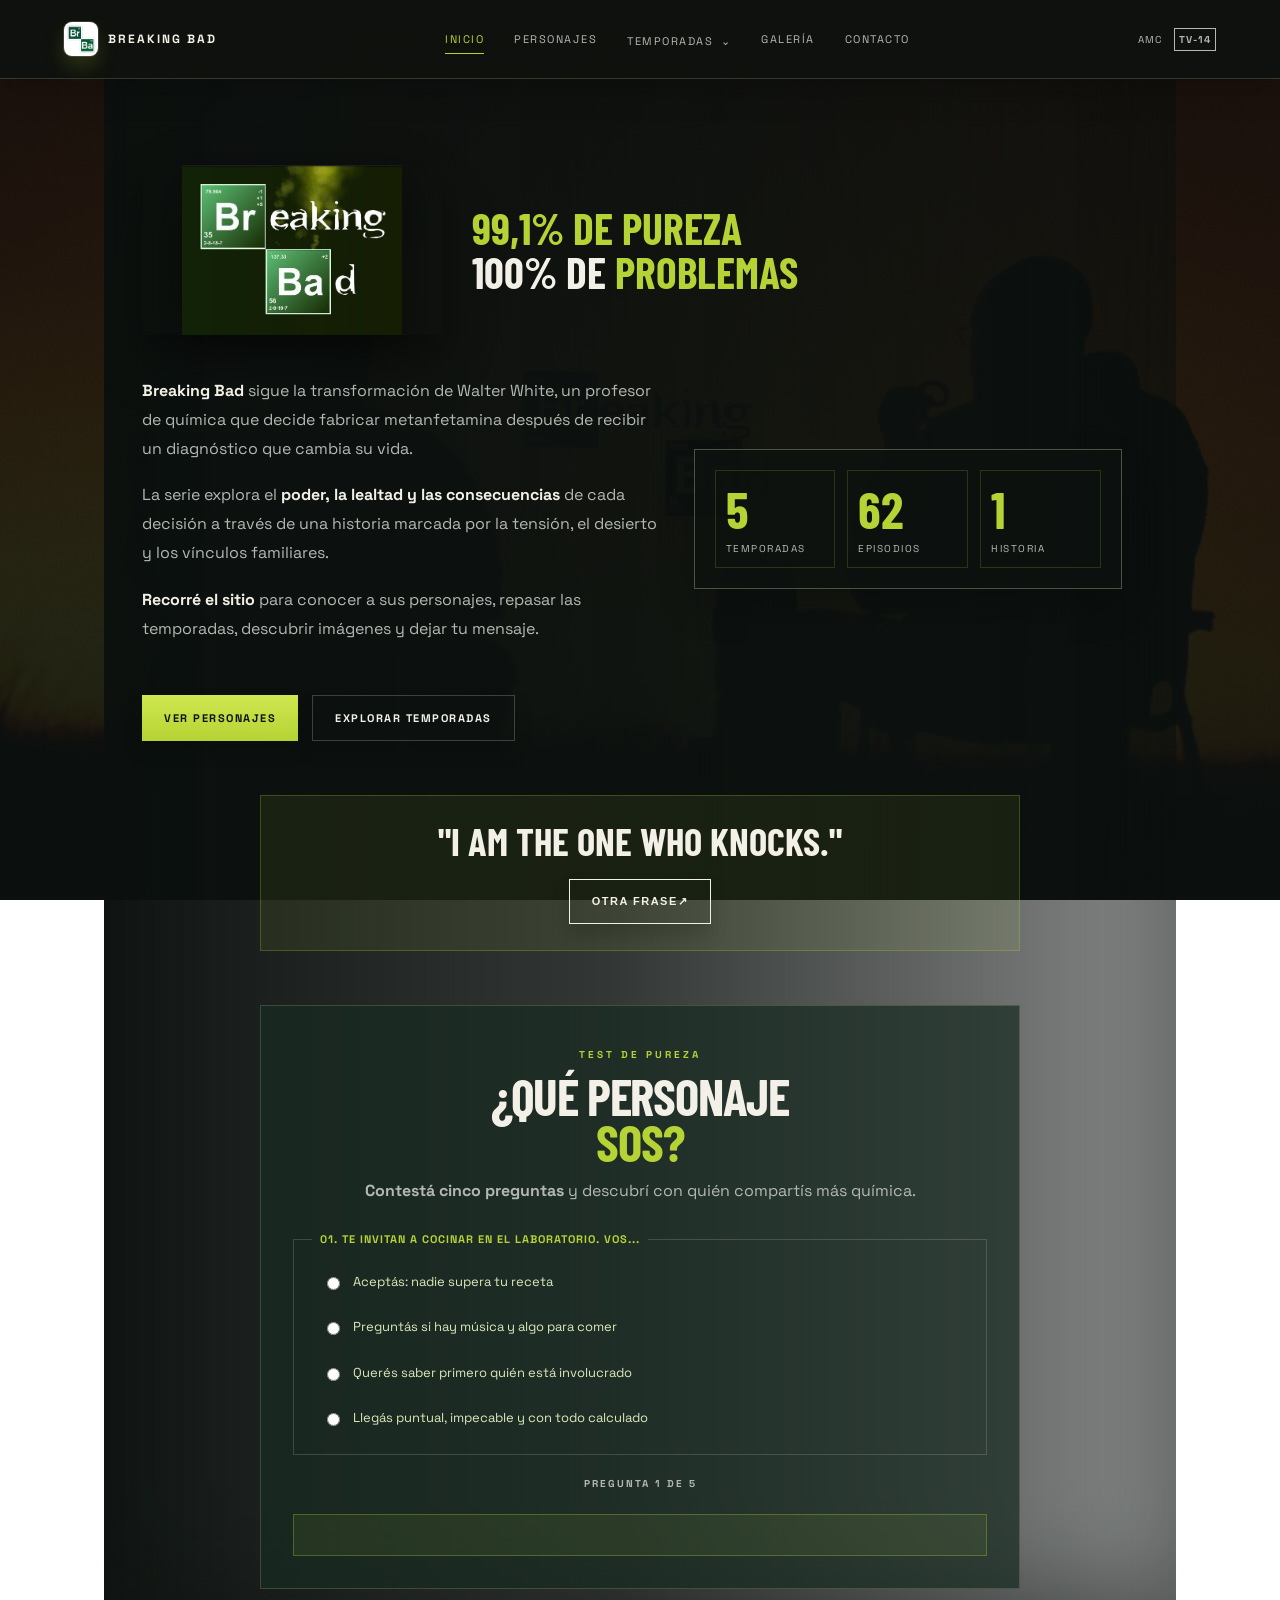
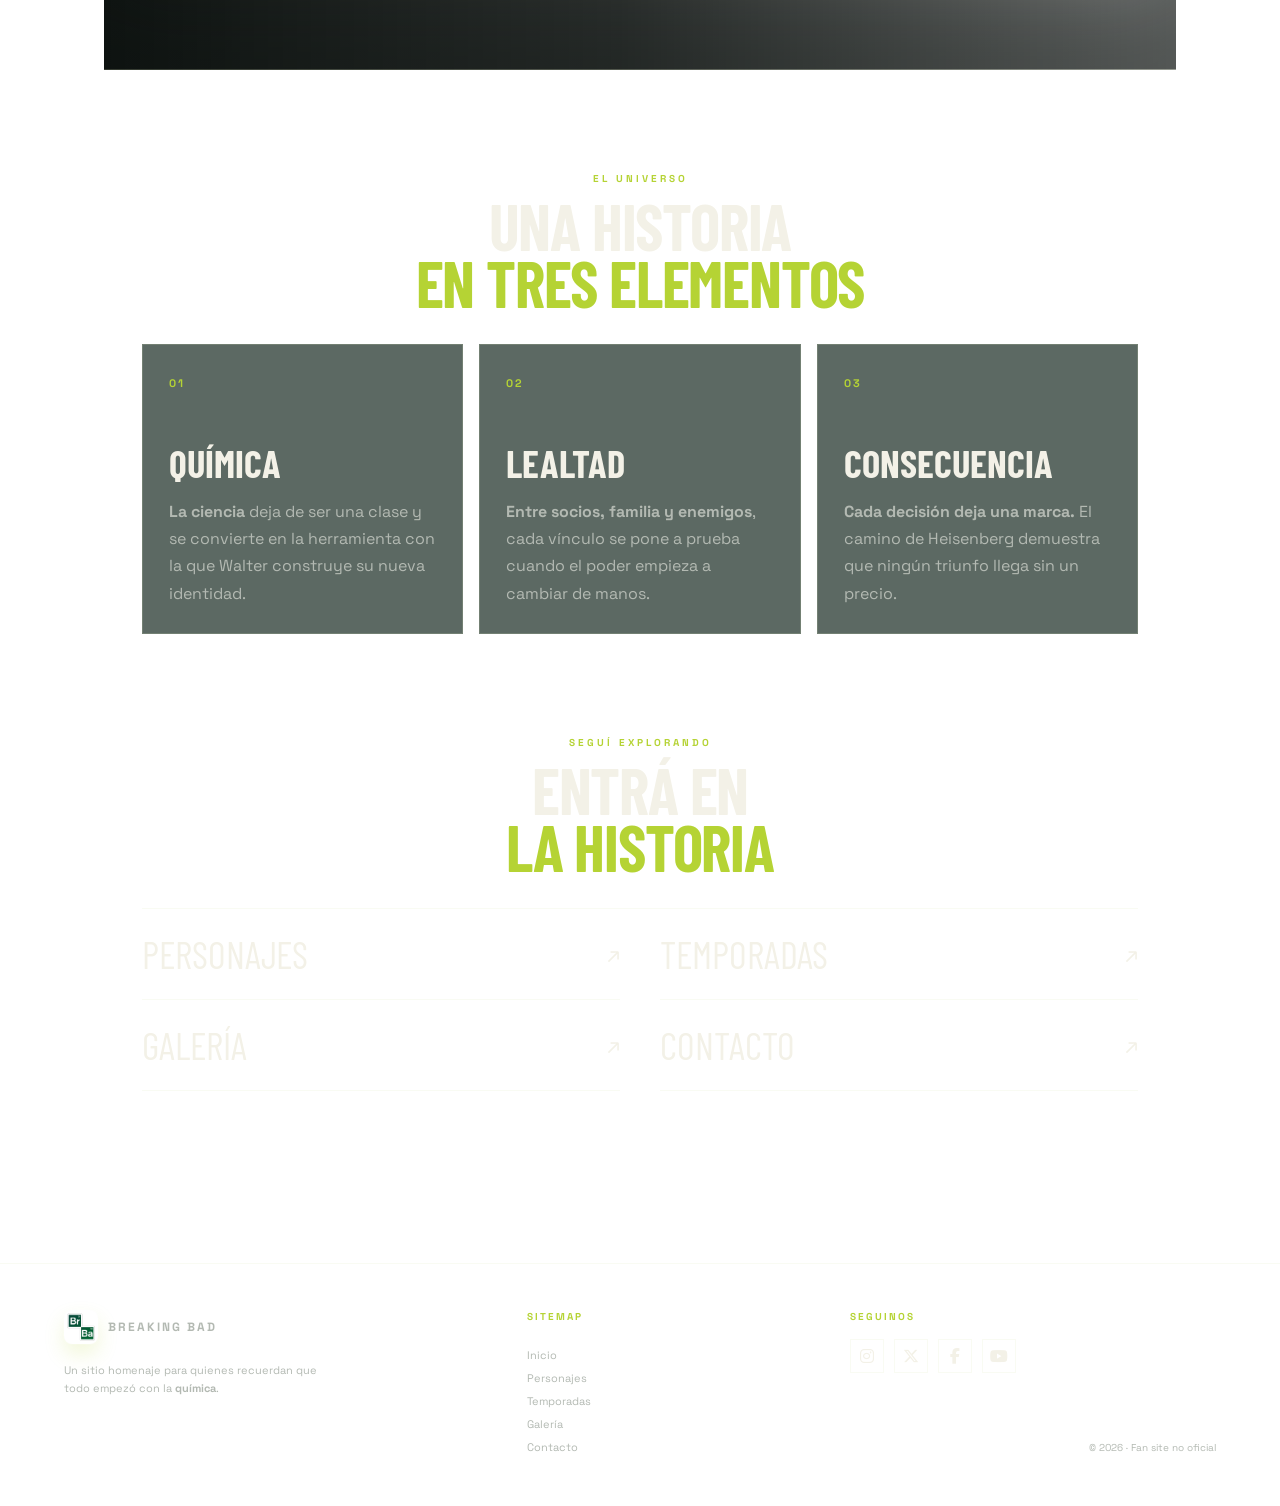
<file: index.html>
<!DOCTYPE html>
<html lang="es">
<head>
  <meta charset="UTF-8">
  <meta name="viewport" content="width=device-width, initial-scale=1.0">
  <meta name="description" content="Sitio fan de Breaking Bad con información, temporadas y galería.">
  <title>Breaking Bad</title>
  <link rel="icon" type="image/jfif" href="img/Breaking Bad Favicon.jfif">
  <link rel="stylesheet" href="https://cdnjs.cloudflare.com/ajax/libs/font-awesome/6.5.2/css/all.min.css">
  <link rel="preconnect" href="https://fonts.googleapis.com">
  <link rel="preconnect" href="https://fonts.gstatic.com" crossorigin>
  <link href="https://fonts.googleapis.com/css2?family=Barlow+Condensed:wght@400;500;600;700;800&family=Space+Grotesk:wght@400;500;600;700&display=swap" rel="stylesheet">
  <link rel="stylesheet" href="css/style.css?v=home-spacing20260922">
</head>
<body class="page-home">
  <header class="site-header">
    <a class="brand" href="index.html" aria-label="Breaking Bad, inicio">
      <img class="brand-mark" src="img/Breaking Bad Favicon.jfif" alt="Breaking Bad icono">
      <span>BREAKING BAD</span>
    </a>
    <button class="main-nav-toggle" type="button" aria-expanded="false" aria-controls="main-nav" aria-label="Abrir menú">
      <span></span>
      <span></span>
      <span></span>
    </button>
    <nav class="main-nav" id="main-nav" aria-label="Navegación principal">
      <a class="active" href="index.html">Inicio</a>
      <a href="personajes.html">Personajes</a>
      <div class="nav-dropdown">
        <button class="nav-dropdown-toggle" type="button" aria-expanded="false" aria-haspopup="true">Temporadas <span aria-hidden="true">⌄</span></button>
        <div class="nav-submenu">
          <a href="temporadas.html?temporada=1">Temporada 1</a>
          <a href="temporadas.html?temporada=2">Temporada 2</a>
          <a href="temporadas.html?temporada=3">Temporada 3</a>
          <a href="temporadas.html?temporada=4">Temporada 4</a>
          <a href="temporadas.html?temporada=5">Temporada 5</a>
        </div>
      </div>
      <a href="galeria.html">Galería</a>
      <a href="contacto.html">Contacto</a>
    </nav>
    <span class="classification">AMC <b>TV-14</b></span>
  </header>

  <main class="page-shell">
    <section class="content-section home-intro">
      <div class="section-heading">
        <div class="home-title-row">
          <img class="home-title-logo" src="img/Breaking Bad Logo.jfif" alt="Logo de Breaking Bad">
          <div>
            <h1><span class="home-title-line home-title-accent">99,1% de pureza</span><span class="home-title-line">100% de <span>problemas</span></span></h1>
          </div>
        </div>
      </div>

      <div class="story-grid">
        <div>
          <p><strong>Breaking Bad</strong> sigue la transformación de Walter White, un profesor de química que decide fabricar metanfetamina después de recibir un diagnóstico que cambia su vida.</p>
          <p>La serie explora el <strong>poder, la lealtad y las consecuencias</strong> de cada decisión a través de una historia marcada por la tensión, el desierto y los vínculos familiares.</p>
          <p><strong>Recorré el sitio</strong> para conocer a sus personajes, repasar las temporadas, descubrir imágenes y dejar tu mensaje.</p>
        </div>
        <div class="stats-box">
          <div><strong>5</strong><span>Temporadas</span></div>
          <div><strong>62</strong><span>Episodios</span></div>
          <div><strong>1</strong><span>Historia</span></div>
        </div>
      </div>

      <div class="hero-actions">
        <a class="button button-primary" href="personajes.html">Ver personajes</a>
        <a class="button button-secondary" href="temporadas.html">Explorar temporadas</a>
      </div>

      <div class="quote-box home-quote" aria-live="polite">
        <p><strong id="quote-text">"I am the one who knocks."</strong></p>
        <button class="button button-outline" id="quote-button" type="button">Otra frase <span aria-hidden="true">↗</span></button>
      </div>

      <div class="quiz-box" id="character-quiz">
        <div class="quiz-heading">
          <p class="section-label"><strong>Test de pureza</strong></p>
          <h2>¿Qué personaje<br><em>sos?</em></h2>
          <p><strong>Contestá cinco preguntas</strong> y descubrí con quién compartís más química.</p>
        </div>
        <form id="quiz-form">
          <fieldset class="quiz-question is-active">
            <legend>01. Te invitan a cocinar en el laboratorio. Vos...</legend>
            <label><input type="radio" name="q1" value="Walter"> Aceptás: nadie supera tu receta</label>
            <label><input type="radio" name="q1" value="Jesse"> Preguntás si hay música y algo para comer</label>
            <label><input type="radio" name="q1" value="Skyler"> Querés saber primero quién está involucrado</label>
            <label><input type="radio" name="q1" value="Gus"> Llegás puntual, impecable y con todo calculado</label>
          </fieldset>

          <fieldset class="quiz-question">
            <legend>02. La policía está cerca. Tu reacción es...</legend>
            <label><input type="radio" name="q2" value="Walter"> Improvisar una explicación brillante</label>
            <label><input type="radio" name="q2" value="Jesse"> Entrar en pánico y decir “¡correr!”</label>
            <label><input type="radio" name="q2" value="Saul"> Llamar a tu abogado de confianza</label>
            <label><input type="radio" name="q2" value="Mike"> Revisar la salida más segura</label>
          </fieldset>

          <fieldset class="quiz-question">
            <legend>03. Tu socio se manda una importante. Vos...</legend>
            <label><input type="radio" name="q3" value="Walter"> Le explicás exactamente dónde se equivocó</label>
            <label><input type="radio" name="q3" value="Jesse"> Te enojás, pero igual lo bancás</label>
            <label><input type="radio" name="q3" value="Skyler"> Le exigís que diga toda la verdad</label>
            <label><input type="radio" name="q3" value="Mike"> Decís “no más medias tintas” y actuás</label>
          </fieldset>

          <fieldset class="quiz-question">
            <legend>04. Elegí tu frase para entrar en escena...</legend>
            <label><input type="radio" name="q4" value="Walter"> “Say my name.”</label>
            <label><input type="radio" name="q4" value="Jesse"> “Yeah, science!”</label>
            <label><input type="radio" name="q4" value="Saul"> “Better call Saul.”</label>
            <label><input type="radio" name="q4" value="Gus"> “I am the one who knocks.”</label>
          </fieldset>

          <fieldset class="quiz-question">
            <legend>05. ¿Qué no puede faltar en tu día?</legend>
            <label><input type="radio" name="q5" value="Walter"> Un desafío digno de mi inteligencia</label>
            <label><input type="radio" name="q5" value="Jesse"> Un amigo que no me deje solo</label>
            <label><input type="radio" name="q5" value="Skyler"> Tener todo bajo control en casa</label>
            <label><input type="radio" name="q5" value="Mike"> Un café y cero sorpresas</label>
          </fieldset>
        </form>
        <p class="quiz-progress"><strong id="quiz-progress">Pregunta 1 de 5</strong></p>
        <div class="quiz-result" id="quiz-result" aria-live="polite" hidden></div>
      </div>
    </section>

    <section class="content-section home-world" aria-labelledby="world-title">
      <div class="section-heading">
        <p class="section-label"><strong>El universo</strong></p>
        <h2 id="world-title">Una historia<br><em>en tres elementos</em></h2>
      </div>
      <div class="world-grid">
        <article class="world-card">
          <span class="world-number">01</span>
          <h3>Química</h3>
          <p><strong>La ciencia</strong> deja de ser una clase y se convierte en la herramienta con la que Walter construye su nueva identidad.</p>
        </article>
        <article class="world-card">
          <span class="world-number">02</span>
          <h3>Lealtad</h3>
          <p><strong>Entre socios, familia y enemigos</strong>, cada vínculo se pone a prueba cuando el poder empieza a cambiar de manos.</p>
        </article>
        <article class="world-card">
          <span class="world-number">03</span>
          <h3>Consecuencia</h3>
          <p><strong>Cada decisión deja una marca.</strong> El camino de Heisenberg demuestra que ningún triunfo llega sin un precio.</p>
        </article>
      </div>
    </section>

    <section class="content-section home-explore" aria-labelledby="explore-title">
      <div class="section-heading">
        <p class="section-label"><strong>Seguí explorando</strong></p>
        <h2 id="explore-title">Entrá en<br><em>la historia</em></h2>
      </div>
      <div class="explore-grid">
        <a class="explore-link" href="personajes.html"><span>Personajes</span><b aria-hidden="true">↗</b></a>
        <a class="explore-link" href="temporadas.html"><span>Temporadas</span><b aria-hidden="true">↗</b></a>
        <a class="explore-link" href="galeria.html"><span>Galería</span><b aria-hidden="true">↗</b></a>
        <a class="explore-link" href="contacto.html"><span>Contacto</span><b aria-hidden="true">↗</b></a>
      </div>
    </section>
  </main>

  <footer class="site-footer">
    <div class="footer-brand">
      <a class="brand" href="index.html"><img class="brand-mark" src="img/Breaking Bad Favicon.jfif" alt="Breaking Bad icono"><span>BREAKING BAD</span></a>
      <p>Un sitio homenaje para quienes recuerdan que todo empezó con la <strong>química</strong>.</p>
    </div>
    <nav class="footer-sitemap" aria-label="Mapa del sitio">
      <p class="footer-title"><strong>Sitemap</strong></p>
      <a href="index.html">Inicio</a>
      <a href="personajes.html">Personajes</a>
      <a href="temporadas.html">Temporadas</a>
      <a href="galeria.html">Galería</a>
      <a href="contacto.html">Contacto</a>
    </nav>
    <div class="footer-social">
      <p class="footer-title"><strong>Seguinos</strong></p>
      <div class="social-links">
        <a href="https://www.instagram.com/" aria-label="Instagram" target="_blank" rel="noreferrer"><i class="fa-brands fa-instagram" aria-hidden="true"></i></a>
        <a href="https://x.com/" aria-label="X" target="_blank" rel="noreferrer"><i class="fa-brands fa-x-twitter" aria-hidden="true"></i></a>
        <a href="https://www.facebook.com/" aria-label="Facebook" target="_blank" rel="noreferrer"><i class="fa-brands fa-facebook-f" aria-hidden="true"></i></a>
        <a href="https://www.youtube.com/" aria-label="YouTube" target="_blank" rel="noreferrer"><i class="fa-brands fa-youtube" aria-hidden="true"></i></a>
      </div>
    </div>
    <small>© 2026 · Fan site no oficial</small>
  </footer>
  <script src="js/base.js?v=nav20260922"></script>
</body>
</html>
</file>
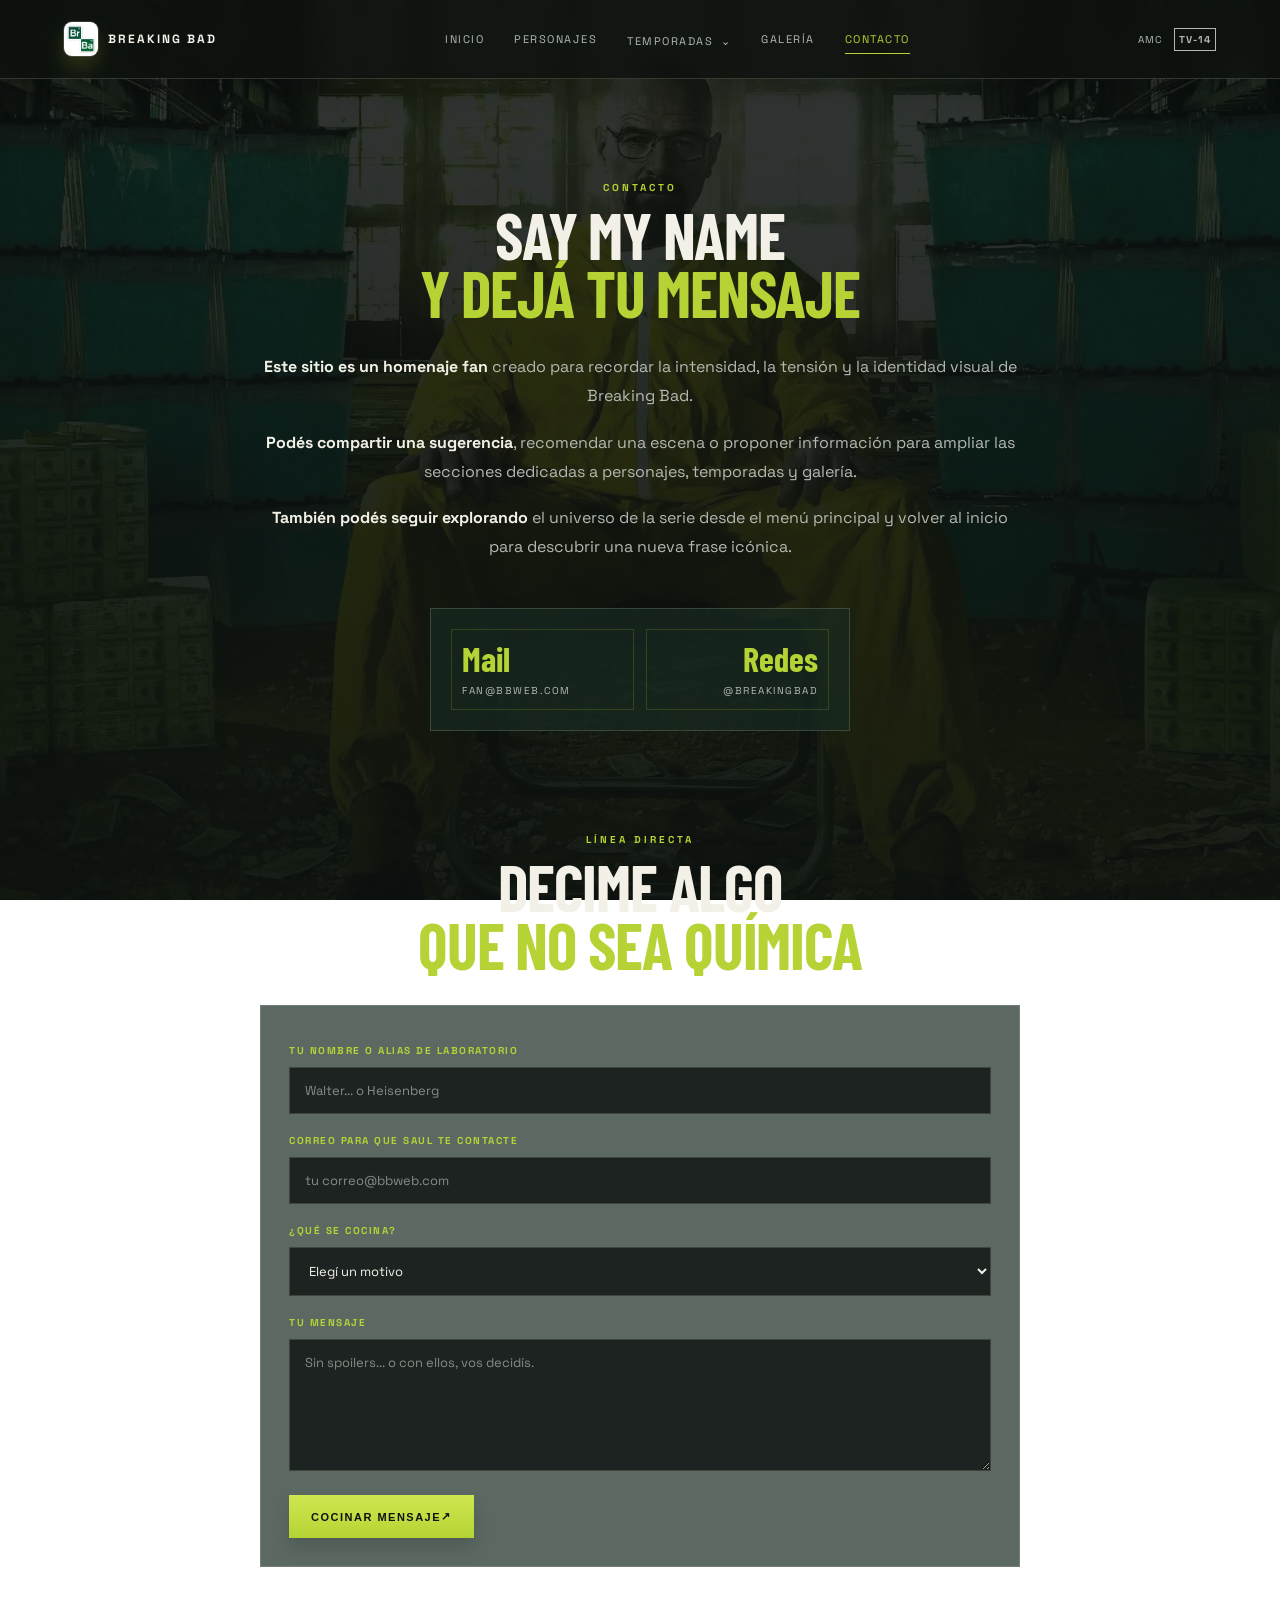
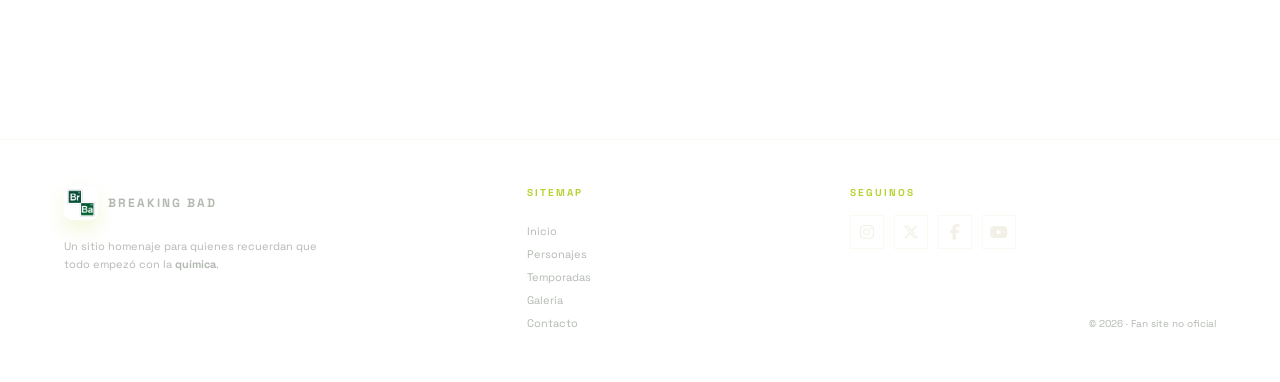
<file: contacto.html>
<!DOCTYPE html>
<html lang="es">
<head>
	<meta charset="UTF-8">
	<meta name="viewport" content="width=device-width, initial-scale=1.0">
	<title>Contacto | Breaking Bad</title>
	<link rel="preconnect" href="https://fonts.googleapis.com">
	<link rel="preconnect" href="https://fonts.gstatic.com" crossorigin>
	<link href="https://fonts.googleapis.com/css2?family=Barlow+Condensed:wght@400;500;600;700;800&family=Space+Grotesk:wght@400;500;600;700&display=swap" rel="stylesheet">
	<link rel="icon" type="image/jfif" href="img/Breaking Bad Favicon.jfif">
	<link rel="stylesheet" href="https://cdnjs.cloudflare.com/ajax/libs/font-awesome/6.5.2/css/all.min.css">
	<link rel="stylesheet" href="css/style.css?v=nav20260922">
</head>
<body class="page-contacto">
	<header class="site-header">
		<a class="brand" href="index.html" aria-label="Breaking Bad, inicio">
			<img class="brand-mark" src="img/Breaking Bad Favicon.jfif" alt="Breaking Bad icono">
			<span>BREAKING BAD</span>
		</a>
		<button class="main-nav-toggle" type="button" aria-expanded="false" aria-controls="main-nav" aria-label="Abrir menú">
			<span></span>
			<span></span>
			<span></span>
		</button>
		<nav class="main-nav" id="main-nav" aria-label="Navegación principal">
			<a href="index.html">Inicio</a>
			<a href="personajes.html">Personajes</a>
			<div class="nav-dropdown">
				<button class="nav-dropdown-toggle" type="button" aria-expanded="false" aria-haspopup="true">Temporadas <span aria-hidden="true">⌄</span></button>
				<div class="nav-submenu">
					<a href="temporadas.html?temporada=1">Temporada 1</a>
					<a href="temporadas.html?temporada=2">Temporada 2</a>
					<a href="temporadas.html?temporada=3">Temporada 3</a>
					<a href="temporadas.html?temporada=4">Temporada 4</a>
					<a href="temporadas.html?temporada=5">Temporada 5</a>
				</div>
			</div>
			<a href="galeria.html">Galería</a>
			<a class="active" href="contacto.html">Contacto</a>
		</nav>
		<span class="classification">AMC <b>TV-14</b></span>
	</header>

	<main class="page-shell">
		<section class="content-section contact-intro-section">
			<div class="section-heading">
				<p class="section-label"><strong>Contacto</strong></p>
				<h2>Say my name<br><em>y dejá tu mensaje</em></h2>
			</div>
			<div class="story-grid">
				<div>
					<p><strong>Este sitio es un homenaje fan</strong> creado para recordar la intensidad, la tensión y la identidad visual de Breaking Bad.</p>
					<p><strong>Podés compartir una sugerencia</strong>, recomendar una escena o proponer información para ampliar las secciones dedicadas a personajes, temporadas y galería.</p>
					<p><strong>También podés seguir explorando</strong> el universo de la serie desde el menú principal y volver al inicio para descubrir una nueva frase icónica.</p>
				</div>
				<div class="stats-box contact-stats">
					<div><strong>Mail</strong><span>fan@bbweb.com</span></div>
					<div><strong>Redes</strong><span>@breakingbad</span></div>
				</div>
			</div>
		</section>

		<section class="content-section contact-form-section">
			<div class="section-heading">
				<p class="section-label"><strong>Línea directa</strong></p>
				<h2>Decime algo<br><em>que no sea química</em></h2>
			</div>
			<form class="contact-form" action="#" method="post">
				<div class="form-fields">
					<label for="name">Tu nombre o alias de laboratorio</label>
					<input id="name" name="name" type="text" placeholder="Walter... o Heisenberg" required>

					<label for="email">Correo para que Saul te contacte</label>
					<input id="email" name="email" type="email" placeholder="tu correo@bbweb.com" required>

					<label for="subject">¿Qué se cocina?</label>
					<select id="subject" name="subject" required>
						<option value="" selected disabled>Elegí un motivo</option>
						<option value="theory">Tengo una teoría más pura que la química</option>
						<option value="scene">Quiero recomendar una escena de alto impacto</option>
						<option value="quote">Vengo con una frase que deja huella</option>
						<option value="other">Necesito un buen abogado</option>
					</select>

					<label for="message">Tu mensaje</label>
					<textarea id="message" name="message" rows="6" placeholder="Sin spoilers... o con ellos, vos decidís." required></textarea>
				</div>
				<button class="button button-primary" type="submit">Cocinar mensaje <span aria-hidden="true">↗</span></button>
			</form>
		</section>
	</main>

	<footer class="site-footer">
		<div class="footer-brand">
			<a class="brand" href="index.html"><img class="brand-mark" src="img/Breaking Bad Favicon.jfif" alt="Breaking Bad icono"><span>BREAKING BAD</span></a>
			<p>Un sitio homenaje para quienes recuerdan que todo empezó con la <strong>química</strong>.</p>
		</div>
		<nav class="footer-sitemap" aria-label="Mapa del sitio">
			<p class="footer-title"><strong>Sitemap</strong></p>
			<a href="index.html">Inicio</a><a href="personajes.html">Personajes</a><a href="temporadas.html">Temporadas</a><a href="galeria.html">Galería</a><a href="contacto.html">Contacto</a>
		</nav>
		<div class="footer-social"><p class="footer-title"><strong>Seguinos</strong></p><div class="social-links">
			<a href="https://www.instagram.com/" aria-label="Instagram" target="_blank" rel="noreferrer"><i class="fa-brands fa-instagram" aria-hidden="true"></i></a>
			<a href="https://x.com/" aria-label="X" target="_blank" rel="noreferrer"><i class="fa-brands fa-x-twitter" aria-hidden="true"></i></a>
			<a href="https://www.facebook.com/" aria-label="Facebook" target="_blank" rel="noreferrer"><i class="fa-brands fa-facebook-f" aria-hidden="true"></i></a>
			<a href="https://www.youtube.com/" aria-label="YouTube" target="_blank" rel="noreferrer"><i class="fa-brands fa-youtube" aria-hidden="true"></i></a>
		</div></div>
		<small>© 2026 · Fan site no oficial</small>
	</footer>
	<script src="js/base.js?v=nav20260922"></script>
</body>
</html>
</file>
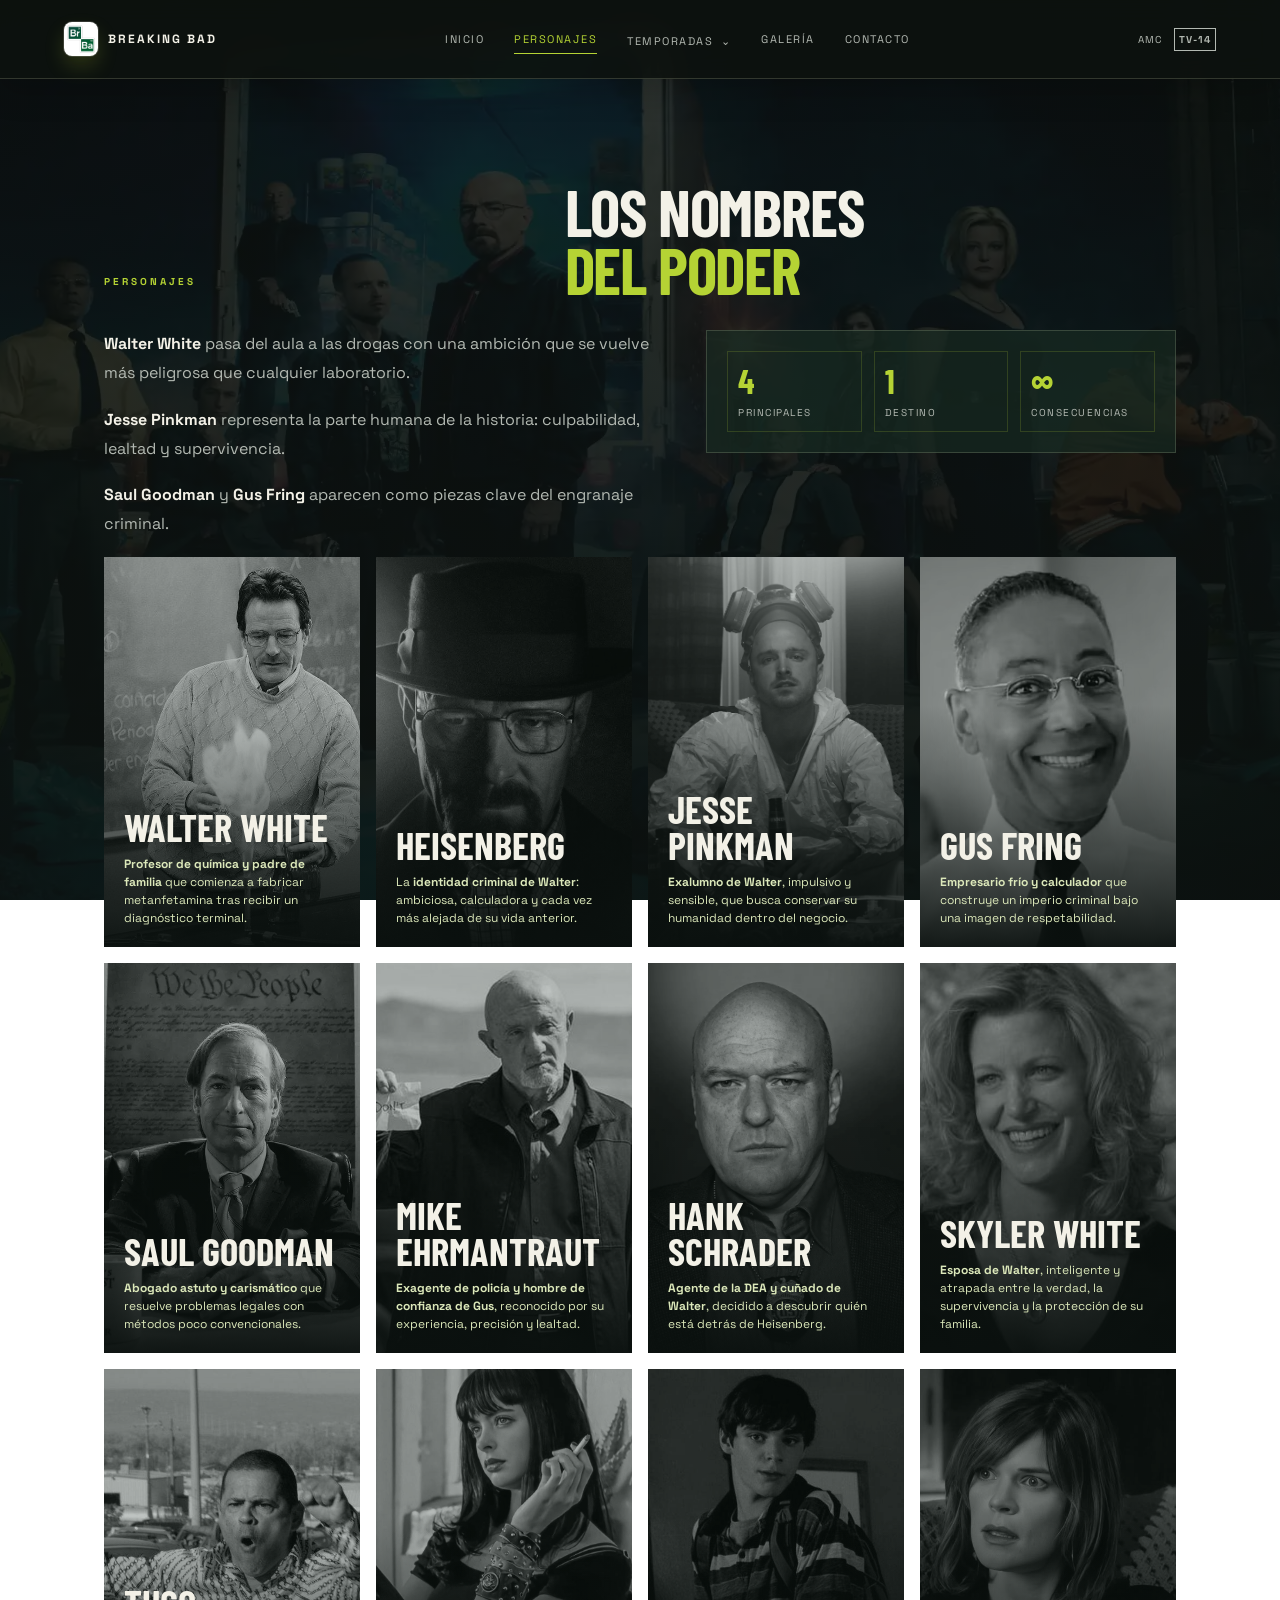
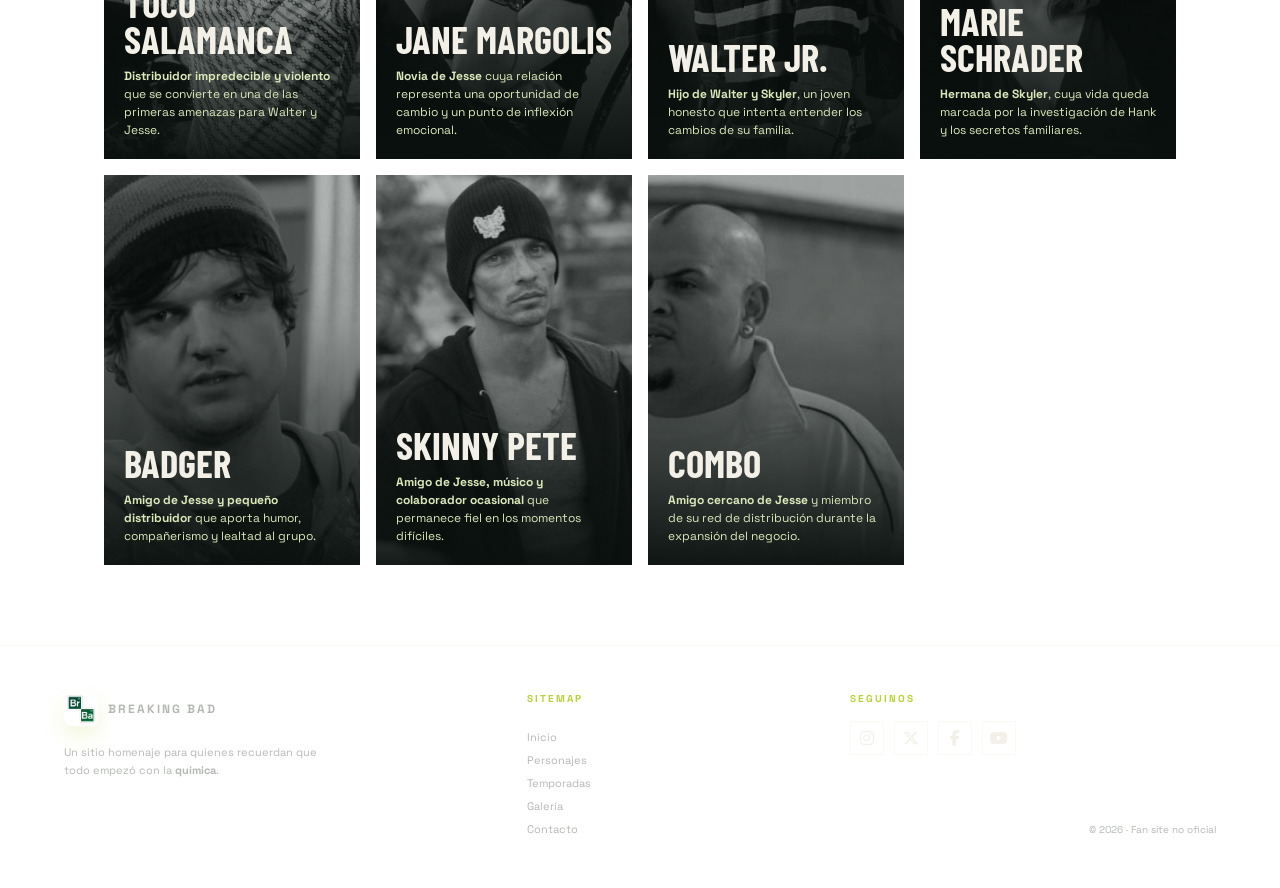
<file: personajes.html>
<!DOCTYPE html>
<html lang="es">
<head>
	<meta charset="UTF-8">
	<meta name="viewport" content="width=device-width, initial-scale=1.0">
	<title>Personajes | Breaking Bad</title>
	<link rel="preconnect" href="https://fonts.googleapis.com">
	<link rel="preconnect" href="https://fonts.gstatic.com" crossorigin>
	<link href="https://fonts.googleapis.com/css2?family=Barlow+Condensed:wght@400;500;600;700;800&family=Space+Grotesk:wght@400;500;600;700&display=swap" rel="stylesheet">
	<link rel="icon" type="image/jfif" href="img/Breaking Bad Favicon.jfif">
	<link rel="stylesheet" href="https://cdnjs.cloudflare.com/ajax/libs/font-awesome/6.5.2/css/all.min.css">
	<link rel="stylesheet" href="css/style.css?v=nav20260922">
</head>
<body class="page-personajes">
	<header class="site-header">
		<a class="brand" href="index.html" aria-label="Breaking Bad, inicio">
			<img class="brand-mark" src="img/Breaking Bad Favicon.jfif" alt="Breaking Bad icono">
			<span>BREAKING BAD</span>
		</a>
		<button class="main-nav-toggle" type="button" aria-expanded="false" aria-controls="main-nav" aria-label="Abrir menú">
			<span></span>
			<span></span>
			<span></span>
		</button>
		<nav class="main-nav" id="main-nav" aria-label="Navegación principal">
			<a href="index.html">Inicio</a>
			<a class="active" href="personajes.html">Personajes</a>
			<div class="nav-dropdown">
				<button class="nav-dropdown-toggle" type="button" aria-expanded="false" aria-haspopup="true">Temporadas <span aria-hidden="true">⌄</span></button>
				<div class="nav-submenu">
					<a href="temporadas.html?temporada=1">Temporada 1</a>
					<a href="temporadas.html?temporada=2">Temporada 2</a>
					<a href="temporadas.html?temporada=3">Temporada 3</a>
					<a href="temporadas.html?temporada=4">Temporada 4</a>
					<a href="temporadas.html?temporada=5">Temporada 5</a>
				</div>
			</div>
			<a href="galeria.html">Galería</a>
			<a href="contacto.html">Contacto</a>
		</nav>
		<span class="classification">AMC <b>TV-14</b></span>
	</header>

	<main class="page-shell">
		<section class="content-section">
			<div class="section-heading">
				<p class="section-label"><strong>Personajes</strong></p>
				<h2>Los nombres<br><em>del poder</em></h2>
			</div>
			<div class="story-grid">
				<div>
					<p><strong>Walter White</strong> pasa del aula a las drogas con una ambición que se vuelve más peligrosa que cualquier laboratorio.</p>
					<p><strong>Jesse Pinkman</strong> representa la parte humana de la historia: culpabilidad, lealtad y supervivencia.</p>
					<p><strong>Saul Goodman</strong> y <strong>Gus Fring</strong> aparecen como piezas clave del engranaje criminal.</p>
				</div>
				<div class="stats-box">
					<div><strong>4</strong><span>Principales</span></div>
					<div><strong>1</strong><span>Destino</span></div>
					<div><strong>∞</strong><span>Consecuencias</span></div>
				</div>
			</div>

			<div class="character-grid">
				<article class="character-card">
					<img src="img/Walter White.jfif" alt="Walter White" width="500" height="691" fetchpriority="high" decoding="async">
					<div class="card-overlay">
						<h3>Walter White</h3>
						<p><strong>Profesor de química y padre de familia</strong> que comienza a fabricar metanfetamina tras recibir un diagnóstico terminal.</p>
					</div>
				</article>
				<article class="character-card">
					<img src="img/Heisemberg.jfif" alt="Heisenberg" width="640" height="853" loading="lazy" decoding="async">
					<div class="card-overlay">
						<h3>Heisenberg</h3>
						<p>La <strong>identidad criminal de Walter</strong>: ambiciosa, calculadora y cada vez más alejada de su vida anterior.</p>
					</div>
				</article>
				<article class="character-card">
					<img src="img/JeseePínkman.webp" alt="Jesse Pinkman" loading="lazy" decoding="async">
					<div class="card-overlay">
						<h3>Jesse Pinkman</h3>
						<p><strong>Exalumno de Walter</strong>, impulsivo y sensible, que busca conservar su humanidad dentro del negocio.</p>
					</div>
				</article>
				<article class="character-card">
					<img src="img/GustavoFring.avif" alt="Gustavo Fring" loading="lazy" decoding="async">
					<div class="card-overlay">
						<h3>Gus Fring</h3>
						<p><strong>Empresario frío y calculador</strong> que construye un imperio criminal bajo una imagen de respetabilidad.</p>
					</div>
				</article>
				<article class="character-card">
					<img src="img/SaulGoodman.webp" alt="Saul Goodman" loading="lazy" decoding="async">
					<div class="card-overlay">
						<h3>Saul Goodman</h3>
						<p><strong>Abogado astuto y carismático</strong> que resuelve problemas legales con métodos poco convencionales.</p>
					</div>
				</article>
				<article class="character-card">
					<img src="img/Mike.jfif" alt="Mike Ehrmantraut" width="735" height="452" loading="lazy" decoding="async">
					<div class="card-overlay">
						<h3>Mike Ehrmantraut</h3>
						<p><strong>Exagente de policía y hombre de confianza de Gus</strong>, reconocido por su experiencia, precisión y lealtad.</p>
					</div>
				</article>
				<article class="character-card">
					<img src="img/Hank Schrader.webp" alt="Hank Schrader" loading="lazy" decoding="async">
					<div class="card-overlay">
						<h3>Hank Schrader</h3>
						<p><strong>Agente de la DEA y cuñado de Walter</strong>, decidido a descubrir quién está detrás de Heisenberg.</p>
					</div>
				</article>
				<article class="character-card">
					<img src="img/Skyler White.jfif" alt="Skyler White" width="414" height="374" loading="lazy" decoding="async">
					<div class="card-overlay">
						<h3>Skyler White</h3>
						<p><strong>Esposa de Walter</strong>, inteligente y atrapada entre la verdad, la supervivencia y la protección de su familia.</p>
					</div>
				</article>
				<article class="character-card">
					<img src="img/Tuco.jfif" alt="Tuco Salamanca" width="736" height="663" loading="lazy" decoding="async">
					<div class="card-overlay">
						<h3>Tuco Salamanca</h3>
						<p><strong>Distribuidor impredecible y violento</strong> que se convierte en una de las primeras amenazas para Walter y Jesse.</p>
					</div>
				</article>
				<article class="character-card">
					<img src="img/Breaking Bad Jane.jfif" alt="Jane Margolis" width="736" height="1307" loading="lazy" decoding="async">
					<div class="card-overlay">
						<h3>Jane Margolis</h3>
						<p><strong>Novia de Jesse</strong> cuya relación representa una oportunidad de cambio y un punto de inflexión emocional.</p>
					</div>
				</article>
				<article class="character-card">
					<img src="img/walter (flynn) white jr.jfif" alt="Walter Jr." width="721" height="720" loading="lazy" decoding="async">
					<div class="card-overlay">
						<h3>Walter Jr.</h3>
						<p><strong>Hijo de Walter y Skyler</strong>, un joven honesto que intenta entender los cambios de su familia.</p>
					</div>
				</article>
				<article class="character-card">
					<img src="img/Marie.jfif" alt="Marie Schrader" width="736" height="725" loading="lazy" decoding="async">
					<div class="card-overlay">
						<h3>Marie Schrader</h3>
						<p><strong>Hermana de Skyler</strong>, cuya vida queda marcada por la investigación de Hank y los secretos familiares.</p>
					</div>
				</article>
				<article class="character-card">
					<img src="img/Badger.jfif" alt="Badger" width="494" height="378" loading="lazy" decoding="async">
					<div class="card-overlay">
						<h3>Badger</h3>
						<p><strong>Amigo de Jesse y pequeño distribuidor</strong> que aporta humor, compañerismo y lealtad al grupo.</p>
					</div>
				</article>
				<article class="character-card">
					<img src="img/Skinny.jfif" alt="Skinny Pete" width="736" height="895" loading="lazy" decoding="async">
					<div class="card-overlay">
						<h3>Skinny Pete</h3>
						<p><strong>Amigo de Jesse, músico y colaborador ocasional</strong> que permanece fiel en los momentos difíciles.</p>
					</div>
				</article>
				<article class="character-card">
					<img src="img/Breaking Bad - Combo.jfif" alt="Combo" width="624" height="352" loading="lazy" decoding="async">
					<div class="card-overlay">
						<h3>Combo</h3>
						<p><strong>Amigo cercano de Jesse</strong> y miembro de su red de distribución durante la expansión del negocio.</p>
					</div>
				</article>
			</div>
		</section>
	</main>

	<footer class="site-footer">
		<div class="footer-brand"><a class="brand" href="index.html"><img class="brand-mark" src="img/Breaking Bad Favicon.jfif" alt="Breaking Bad icono"><span>BREAKING BAD</span></a><p>Un sitio homenaje para quienes recuerdan que todo empezó con la <strong>química</strong>.</p></div>
		<nav class="footer-sitemap" aria-label="Mapa del sitio"><p class="footer-title"><strong>Sitemap</strong></p><a href="index.html">Inicio</a><a href="personajes.html">Personajes</a><a href="temporadas.html">Temporadas</a><a href="galeria.html">Galería</a><a href="contacto.html">Contacto</a></nav>
		<div class="footer-social"><p class="footer-title"><strong>Seguinos</strong></p><div class="social-links"><a href="https://www.instagram.com/" aria-label="Instagram" target="_blank" rel="noreferrer"><i class="fa-brands fa-instagram" aria-hidden="true"></i></a><a href="https://x.com/" aria-label="X" target="_blank" rel="noreferrer"><i class="fa-brands fa-x-twitter" aria-hidden="true"></i></a><a href="https://www.facebook.com/" aria-label="Facebook" target="_blank" rel="noreferrer"><i class="fa-brands fa-facebook-f" aria-hidden="true"></i></a><a href="https://www.youtube.com/" aria-label="YouTube" target="_blank" rel="noreferrer"><i class="fa-brands fa-youtube" aria-hidden="true"></i></a></div></div>
		<small>© 2026 · Fan site no oficial</small>
	</footer>
	<script src="js/base.js?v=nav20260922"></script>
</body>
</html>
</file>
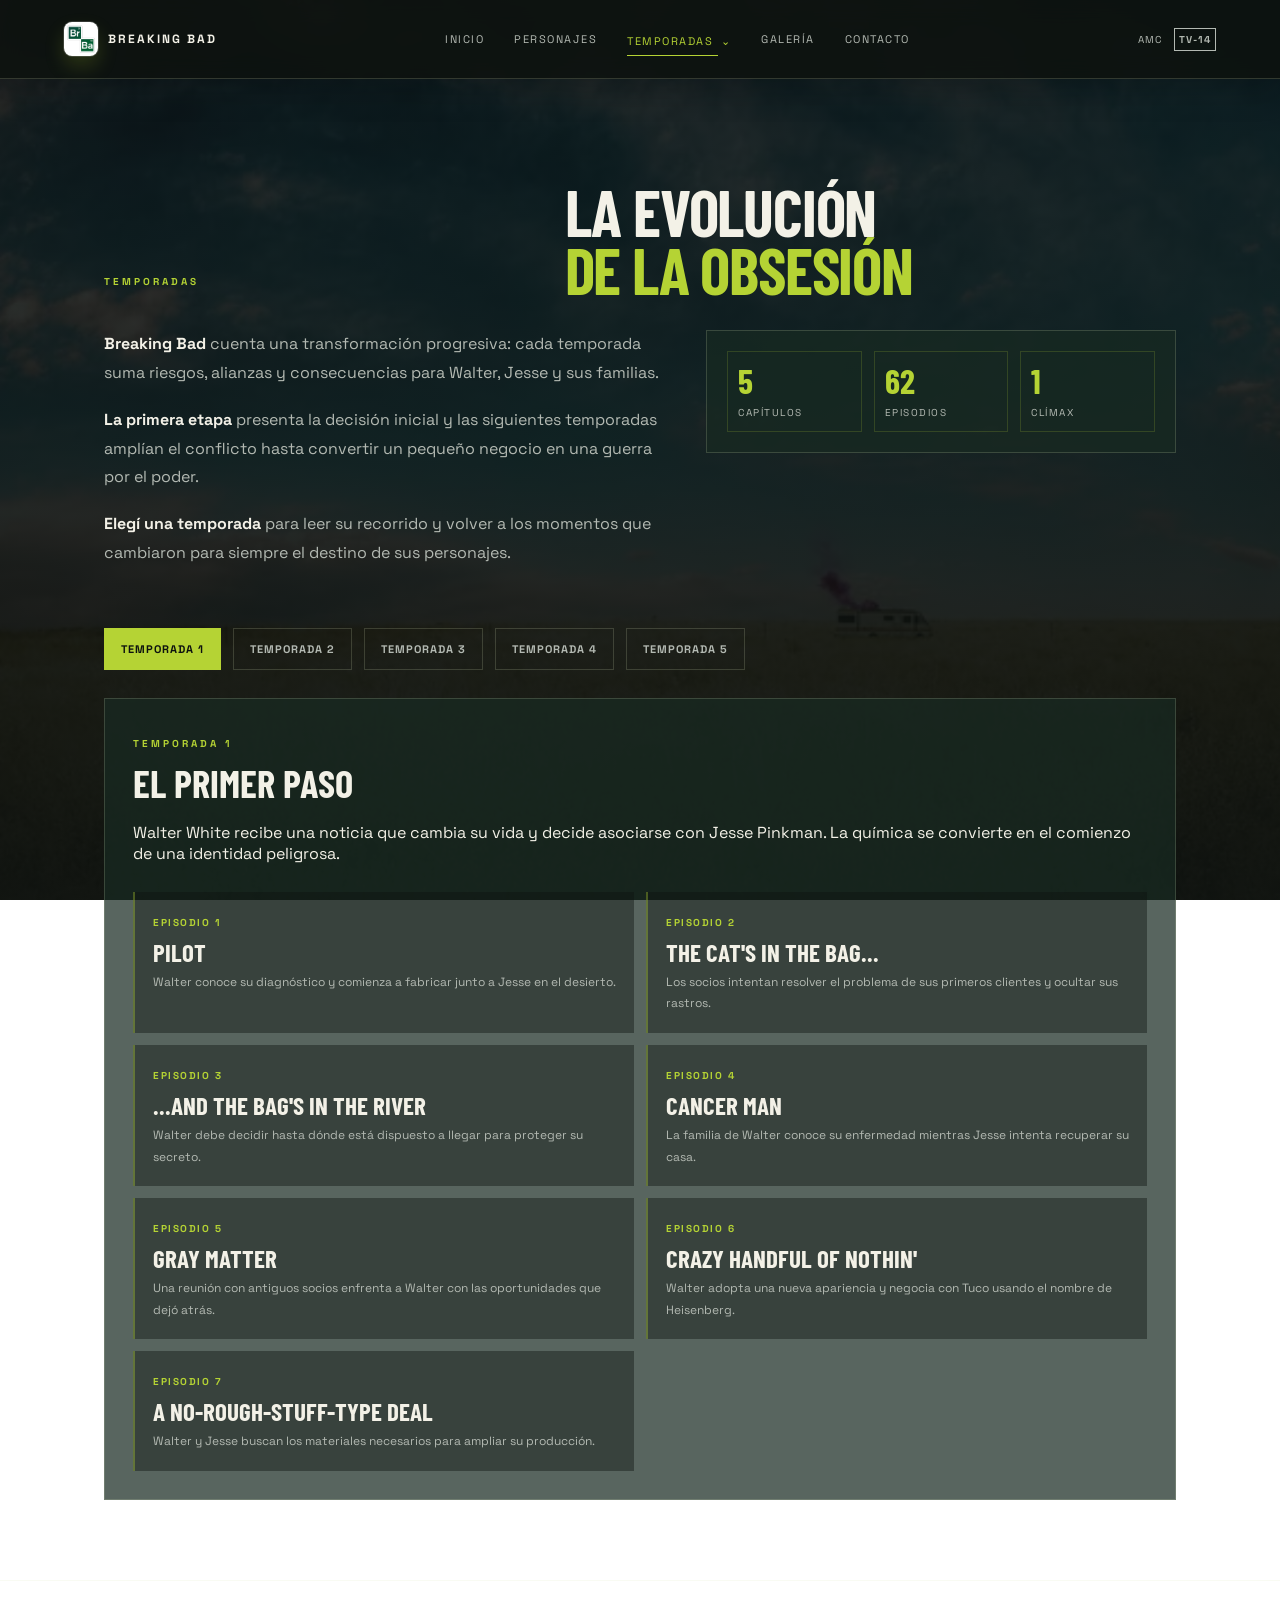
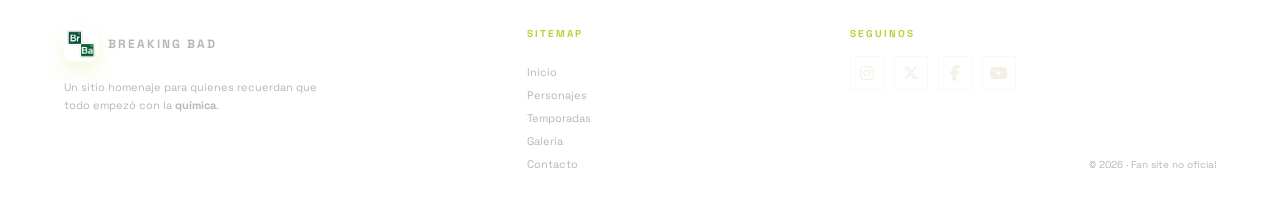
<file: temporadas.html>
<!DOCTYPE html>
<html lang="es">
<head>
	<meta charset="UTF-8">
	<meta name="viewport" content="width=device-width, initial-scale=1.0">
	<title>Temporadas | Breaking Bad</title>
	<link rel="preconnect" href="https://fonts.googleapis.com">
	<link rel="preconnect" href="https://fonts.gstatic.com" crossorigin>
	<link href="https://fonts.googleapis.com/css2?family=Barlow+Condensed:wght@400;500;600;700;800&family=Space+Grotesk:wght@400;500;600;700&display=swap" rel="stylesheet">
	<link rel="icon" type="image/jfif" href="img/Breaking Bad Favicon.jfif">
	<link rel="stylesheet" href="https://cdnjs.cloudflare.com/ajax/libs/font-awesome/6.5.2/css/all.min.css">
	<link rel="stylesheet" href="css/style.css?v=nav20260922">
</head>
<body class="page-temporadas">
	<header class="site-header">
		<a class="brand" href="index.html" aria-label="Breaking Bad, inicio">
			<img class="brand-mark" src="img/Breaking Bad Favicon.jfif" alt="Breaking Bad icono">
			<span>BREAKING BAD</span>
		</a>
		<button class="main-nav-toggle" type="button" aria-expanded="false" aria-controls="main-nav" aria-label="Abrir menú">
			<span></span>
			<span></span>
			<span></span>
		</button>
		<nav class="main-nav" id="main-nav" aria-label="Navegación principal">
			<a href="index.html">Inicio</a>
			<a href="personajes.html">Personajes</a>
			<div class="nav-dropdown">
				<button class="nav-dropdown-toggle active" type="button" aria-expanded="false" aria-haspopup="true">Temporadas <span aria-hidden="true">⌄</span></button>
				<div class="nav-submenu">
					<a href="temporadas.html?temporada=1">Temporada 1</a>
					<a href="temporadas.html?temporada=2">Temporada 2</a>
					<a href="temporadas.html?temporada=3">Temporada 3</a>
					<a href="temporadas.html?temporada=4">Temporada 4</a>
					<a href="temporadas.html?temporada=5">Temporada 5</a>
				</div>
			</div>
			<a href="galeria.html">Galería</a>
			<a href="contacto.html">Contacto</a>
		</nav>
		<span class="classification">AMC <b>TV-14</b></span>
	</header>

	<main class="page-shell">
		<section class="content-section">
			<div class="section-heading">
				<p class="section-label"><strong>Temporadas</strong></p>
				<h2>La evolución<br><em>de la obsesión</em></h2>
			</div>
			<div class="story-grid">
				<div>
					<p><strong>Breaking Bad</strong> cuenta una transformación progresiva: cada temporada suma riesgos, alianzas y consecuencias para Walter, Jesse y sus familias.</p>
					<p><strong>La primera etapa</strong> presenta la decisión inicial y las siguientes temporadas amplían el conflicto hasta convertir un pequeño negocio en una guerra por el poder.</p>
					<p><strong>Elegí una temporada</strong> para leer su recorrido y volver a los momentos que cambiaron para siempre el destino de sus personajes.</p>
				</div>
				<div class="stats-box">
					<div><strong>5</strong><span>Capítulos</span></div>
					<div><strong>62</strong><span>Episodios</span></div>
					<div><strong>1</strong><span>Clímax</span></div>
				</div>
			</div>

			<nav class="season-nav" aria-label="Elegir temporada">
				<button class="season-tab active" type="button" data-season="1" aria-controls="season-panel" aria-expanded="true">Temporada 1</button>
				<button class="season-tab" type="button" data-season="2" aria-controls="season-panel" aria-expanded="false">Temporada 2</button>
				<button class="season-tab" type="button" data-season="3" aria-controls="season-panel" aria-expanded="false">Temporada 3</button>
				<button class="season-tab" type="button" data-season="4" aria-controls="season-panel" aria-expanded="false">Temporada 4</button>
				<button class="season-tab" type="button" data-season="5" aria-controls="season-panel" aria-expanded="false">Temporada 5</button>
			</nav>

			<div class="season-panel" id="season-panel" aria-live="polite"></div>
		</section>
	</main>

	<footer class="site-footer">
		<div class="footer-brand"><a class="brand" href="index.html"><img class="brand-mark" src="img/Breaking Bad Favicon.jfif" alt="Breaking Bad icono"><span>BREAKING BAD</span></a><p>Un sitio homenaje para quienes recuerdan que todo empezó con la <strong>química</strong>.</p></div>
		<nav class="footer-sitemap" aria-label="Mapa del sitio"><p class="footer-title"><strong>Sitemap</strong></p><a href="index.html">Inicio</a><a href="personajes.html">Personajes</a><a href="temporadas.html">Temporadas</a><a href="galeria.html">Galería</a><a href="contacto.html">Contacto</a></nav>
		<div class="footer-social"><p class="footer-title"><strong>Seguinos</strong></p><div class="social-links"><a href="https://www.instagram.com/" aria-label="Instagram" target="_blank" rel="noreferrer"><i class="fa-brands fa-instagram" aria-hidden="true"></i></a><a href="https://x.com/" aria-label="X" target="_blank" rel="noreferrer"><i class="fa-brands fa-x-twitter" aria-hidden="true"></i></a><a href="https://www.facebook.com/" aria-label="Facebook" target="_blank" rel="noreferrer"><i class="fa-brands fa-facebook-f" aria-hidden="true"></i></a><a href="https://www.youtube.com/" aria-label="YouTube" target="_blank" rel="noreferrer"><i class="fa-brands fa-youtube" aria-hidden="true"></i></a></div></div>
		<small>© 2026 · Fan site no oficial</small>
	</footer>
	<script src="js/base.js?v=nav20260922"></script>
	<script src="js/temporadas.js?v=nav20260922"></script>
</body>
</html>
</file>
<file: css/style.css>
:root {
	--ink: #0d120f;
	--forest: #132019;
	--panel: #182a22;
	--acid: #b5d334;
	--yellow: #e0b943;
	--teal: #4b9b8c;
	--copper: #bd7048;
	--mint: #dce8ba;
	--paper: #f3f1e7;
	--muted: #b3b9b2;
	--line: rgba(220, 232, 186, .18);
	--shadow: rgba(0, 0, 0, .35);
}

* { box-sizing: border-box; }
html { scroll-behavior: smooth; }
body {
	margin: 0;
	font-family: "Space Grotesk", sans-serif;
	background:
		radial-gradient(circle at top left, rgba(181, 211, 52, .14), transparent 28%),
		radial-gradient(circle at bottom right, rgba(75, 155, 140, .12), transparent 35%),
		linear-gradient(180deg, #0c110f 0%, #121916 100%);
	color: var(--paper);
	overflow-x: hidden;
}
body.page-personajes,
body.page-temporadas,
body.page-galeria,
body.page-contacto,
body.page-home {
	background-attachment: fixed;
	background-position: center top;
	background-repeat: no-repeat;
	background-size: cover;
}
body.page-home {
	background-image:
		linear-gradient(rgba(12, 17, 15, .82), rgba(12, 17, 15, .94)),
		url("../img/Fondo.jpg");
}
body.page-personajes {
	background-image:
		linear-gradient(rgba(12, 17, 15, .86), rgba(12, 17, 15, .94)),
		url("../img/FondoPersonajes.webp");
}
body.page-temporadas {
	background-image:
		linear-gradient(rgba(12, 17, 15, .84), rgba(12, 17, 15, .95)),
		url("../img/Fondo01.webp");
}
body.page-galeria {
	background-image:
		linear-gradient(rgba(12, 17, 15, .86), rgba(12, 17, 15, .94)),
		url("../img/Fondo02.webp");
}
body.page-contacto {
	background-image:
		linear-gradient(rgba(12, 17, 15, .84), rgba(12, 17, 15, .95)),
		url("../img/Fondo03.webp");
}
a { color: inherit; text-decoration: none; }
img { max-width: 100%; display: block; }
.site-header {
	position: sticky;
	top: 0;
	z-index: 10;
	display: flex;
	align-items: center;
	justify-content: space-between;
	gap: 16px;
	padding: 22px 5vw;
	background: rgba(13, 18, 15, .86);
	backdrop-filter: blur(12px);
	border-bottom: 1px solid var(--line);
	box-shadow: 0 12px 32px rgba(0,0,0,.18);
}
.brand {
	display: flex;
	align-items: center;
	gap: 10px;
	font-size: 12px;
	font-weight: 700;
	letter-spacing: 2px;
	transition: transform .2s ease;
}
.brand:hover { transform: translateY(-1px); }
.brand-mark {
	display: block;
	width: 34px;
	height: 34px;
	object-fit: cover;
	border-radius: 8px;
	box-shadow: 0 0 0 1px rgba(255,255,255,.15), 0 10px 20px rgba(181, 211, 52, .18);
	background: var(--acid);
}
.main-nav {
	display: flex;
	gap: 30px;
	align-items: center;
	justify-content: center;
	flex: 1;
}
.nav-dropdown {
	position: relative;
}
.nav-dropdown-toggle {
	position: relative;
	padding: 0;
	border: 0;
	background: none;
	color: var(--muted);
	font: inherit;
	font-size: 11px;
	text-transform: uppercase;
	letter-spacing: 1.5px;
	cursor: pointer;
}
.nav-dropdown-toggle span {
	display: inline-block;
	margin-left: 3px;
	transition: transform .2s ease;
}
.nav-dropdown:hover .nav-dropdown-toggle span,
.nav-dropdown:focus-within .nav-dropdown-toggle span,
.nav-dropdown.is-open .nav-dropdown-toggle span { transform: rotate(180deg); }
.nav-dropdown-toggle::after {
	content: "";
	position: absolute;
	left: 0;
	bottom: -8px;
	width: calc(100% - 13px);
	height: 1px;
	background: var(--acid);
	transform: scaleX(0);
	transform-origin: left;
	transition: transform .2s ease;
}
.nav-dropdown:hover .nav-dropdown-toggle::after,
.nav-dropdown:focus-within .nav-dropdown-toggle::after,
.nav-dropdown .nav-dropdown-toggle.active::after { transform: scaleX(1); }
.nav-dropdown-toggle:hover,
.nav-dropdown-toggle:focus-visible,
.nav-dropdown-toggle.active { color: var(--acid); }
.nav-submenu {
	position: absolute;
	top: calc(100% + 18px);
	left: 50%;
	display: grid;
	gap: 2px;
	min-width: 170px;
	padding: 8px;
	background: rgba(13, 18, 15, .98);
	border: 1px solid var(--line);
	box-shadow: 0 18px 35px rgba(0, 0, 0, .3);
	opacity: 0;
	visibility: hidden;
	transform: translate(-50%, -6px);
	transition: opacity .2s ease, transform .2s ease, visibility .2s ease;
}
.nav-submenu::before {
	content: "";
	position: absolute;
	left: 0;
	right: 0;
	top: -18px;
	height: 18px;
}
.nav-dropdown:hover .nav-submenu,
.nav-dropdown:focus-within .nav-submenu,
.nav-dropdown.is-open .nav-submenu {
	opacity: 1;
	visibility: visible;
	transform: translate(-50%, 0);
}
.nav-submenu a {
	padding: 10px 12px;
	color: var(--muted);
	font-size: 10px;
	letter-spacing: 1px;
	white-space: nowrap;
}
.nav-submenu a:hover,
.nav-submenu a:focus-visible {
	background: rgba(181, 211, 52, .12);
	color: var(--acid);
}
.main-nav a {
	position: relative;
	color: var(--muted);
	font-size: 11px;
	text-transform: uppercase;
	letter-spacing: 1.5px;
	transition: .2s ease;
}
.main-nav a::after {
	content: "";
	position: absolute;
	left: 0;
	bottom: -8px;
	width: 100%;
	height: 1px;
	background: var(--acid);
	transform: scaleX(0);
	transform-origin: left;
	transition: transform .2s ease;
}
.main-nav a:hover::after, .main-nav .active::after { transform: scaleX(1); }
.main-nav a:hover, .main-nav .active { color: var(--acid); }
.main-nav-toggle {
	display: none;
	flex-direction: column;
	justify-content: center;
	gap: 5px;
	width: 44px;
	height: 44px;
	padding: 0;
	border: 1px solid var(--line);
	background: rgba(24, 42, 34, .65);
	cursor: pointer;
	border-radius: 10px;
	transition: border-color .2s ease, transform .2s ease;
}
.main-nav-toggle:hover {
	border-color: var(--acid);
	transform: translateY(-1px);
}
.main-nav-toggle span {
	display: block;
	height: 2px;
	background: var(--paper);
	border-radius: 999px;
	transition: transform .2s ease, opacity .2s ease;
}
.main-nav-toggle[aria-expanded="true"] span:nth-child(1) { transform: translateY(7px) rotate(45deg); }
.main-nav-toggle[aria-expanded="true"] span:nth-child(2) { opacity: 0; }
.main-nav-toggle[aria-expanded="true"] span:nth-child(3) { transform: translateY(-7px) rotate(-45deg); }
.classification {
	color: var(--muted);
	font-size: 10px;
	letter-spacing: 1px;
}
.classification b {
	padding: 4px;
	margin-left: 8px;
	border: 1px solid var(--muted);
}
.page-shell {
	max-width: 1200px;
	margin: 0 auto;
	padding: 0 5vw 80px;
}
.hero {
	display: grid;
	grid-template-columns: 1.5fr .8fr;
	gap: 34px;
	align-items: center;
	padding: 72px 0 60px;
	min-height: 70vh;
}
.home-hero {
	position: relative;
	overflow: hidden;
	background: linear-gradient(135deg, rgba(18, 25, 22, 0.78), rgba(18, 25, 22, 0.42));
	border: 1px solid var(--line);
	padding: 52px 38px;
	margin-top: 34px;
	box-shadow: 0 30px 60px rgba(0, 0, 0, .2);
}
.home-hero::before {
	content: "";
	position: absolute;
	inset: 0;
	background: url("../img/Breaking Bad Logo.jfif") center/cover no-repeat;
	opacity: .45;
	mix-blend-mode: screen;
}
.home-hero > * { position: relative; z-index: 1; }
.hero-copy-block { max-width: 640px; }
.eyebrow, .section-label {
	display: flex;
	align-items: center;
	gap: 12px;
	color: var(--acid);
	font-size: 10px;
	font-weight: 700;
	letter-spacing: 3px;
	text-transform: uppercase;
}
.eyebrow span, .section-label span {
	display: inline-block;
	width: 34px;
	height: 1px;
	background: var(--acid);
}
.hero-logo {
	max-width: 520px;
	margin: 18px 0 10px;
	filter: drop-shadow(0 12px 22px rgba(181, 211, 52, .18));
}
h1, h2, h3 { margin: 0; font-family: "Barlow Condensed", sans-serif; text-transform: uppercase; }
h1 {
	font-size: clamp(44px, 6vw, 78px);
	line-height: .9;
	letter-spacing: -1.5px;
	margin-bottom: 14px;
}
h2 {
	font-size: clamp(42px, 5vw, 74px);
	line-height: .9;
	letter-spacing: -1.2px;
}
.lead {
	max-width: 560px;
	color: var(--mint);
	font-size: 17px;
	line-height: 1.7;
	margin: 0;
}
.hero-actions { display: flex; flex-wrap: wrap; gap: 14px; margin-top: 28px; }
.button {
	display: inline-flex;
	align-items: center;
	justify-content: center;
	padding: 15px 22px;
	font-size: 11px;
	font-weight: 700;
	letter-spacing: 1.5px;
	text-transform: uppercase;
	transition: .22s ease;
	box-shadow: 0 10px 18px rgba(0,0,0,.15);
}
.button-primary {
	background: linear-gradient(180deg, #cfe750 0%, var(--acid) 100%);
	color: var(--ink);
}
.button-primary:hover {
	background: var(--paper);
	transform: translateY(-2px);
	box-shadow: 0 16px 28px rgba(181, 211, 52, .2);
}
.button-secondary {
	background: transparent;
	color: var(--paper);
	border: 1px solid rgba(255,255,255,.2);
}
.button-secondary:hover { border-color: var(--acid); color: var(--acid); }
.hero-panel {
	display: grid;
	gap: 16px;
}
.panel-badge {
	display: flex;
	flex-direction: column;
	padding: 18px 20px;
	width: fit-content;
	background: rgba(181, 211, 52, .08);
	border: 1px solid rgba(181, 211, 52, .4);
	color: var(--acid);
	font-family: "Barlow Condensed", sans-serif;
	font-size: 40px;
	line-height: .9;
	transform: rotate(-8deg);
}
.panel-badge span {
	font-size: 10px;
	letter-spacing: 3px;
	text-transform: uppercase;
	margin-top: 8px;
}
.panel-card {
	padding: 22px 20px;
	background: rgba(19, 32, 25, .86);
	border: 1px solid var(--line);
	box-shadow: 0 18px 35px rgba(0,0,0,.18);
}
.panel-kicker {
	margin: 0 0 10px;
	color: var(--acid);
	font-size: 10px;
	letter-spacing: 2px;
	text-transform: uppercase;
}
.panel-card p:last-child {
	margin: 0;
	color: var(--muted);
	line-height: 1.7;
}
.content-section {
	padding: 92px 0 0;
}
.section-heading {
	display: grid;
	grid-template-columns: 1fr 1.4fr;
	align-items: end;
	gap: 24px;
	margin-bottom: 32px;
}
.section-heading h2 { margin-top: 12px; }
.contact-form-section .section-heading {
	display: block;
	text-align: center;
}
.contact-form-section .section-label {
	justify-content: center;
}
.contact-form-section .section-heading h2 {
	max-width: 760px;
	margin-right: auto;
	margin-left: auto;
}
.home-intro {
	position: relative;
	overflow: hidden;
	padding: 86px 38px 80px;
	background: linear-gradient(90deg, rgba(12, 17, 15, .98) 0%, rgba(12, 17, 15, .84) 48%, rgba(12, 17, 15, .5) 100%);
	border-bottom: 1px solid var(--line);
	box-shadow: inset 0 -80px 90px rgba(12, 17, 15, .42);
}
.home-intro > * { position: relative; z-index: 1; }
.home-intro .section-heading {
	display: block;
	max-width: 100%;
}
.home-intro h1 {
	max-width: 760px;
}
.home-title-row {
	display: flex;
	align-items: center;
	justify-content: flex-start;
	gap: 30px;
	max-width: 980px;
	margin: 0;
}
.home-title-row > div { min-width: 0; flex: 0 1 520px; }
.home-title-logo {
	width: min(300px, 30vw);
	height: 170px;
	object-fit: contain;
	border: 0;
	box-shadow: 0 18px 35px rgba(0, 0, 0, .3);
	filter: drop-shadow(0 12px 24px rgba(0, 0, 0, .4));
}
.home-title-row h1 {
	color: var(--paper);
	margin: 0;
	max-width: 520px;
	font-size: clamp(34px, 3.4vw, 50px);
	line-height: 1.02;
	letter-spacing: 0;
}
.home-title-line {
	display: block;
}
.home-title-accent,
.home-title-line span {
	color: var(--acid);
}
.home-intro .story-grid {
	max-width: 980px;
	margin-top: 42px;
}
.home-intro .story-grid > div:first-child {
	max-width: 590px;
}
.home-intro .stats-box {
	align-self: center;
	background: rgba(13, 18, 15, .76);
	border-color: rgba(220, 232, 186, .3);
	box-shadow: 0 18px 35px rgba(0, 0, 0, .2);
}
.home-intro .stats-box strong {
	font-size: clamp(36px, 4vw, 56px);
}
.home-intro .hero-actions {
	max-width: 980px;
	margin-top: 34px;
}
.home-quote {
	width: 100%;
	max-width: 760px;
	margin: 54px auto 0;
}
.home-quote p {
	margin-bottom: 22px;
	text-align: center;
}
.home-quote .button {
	display: flex;
	width: fit-content;
	margin: 0 auto;
}
.quiz-box {
	width: 100%;
	max-width: 760px;
	margin: 54px auto 0;
	padding: 32px;
	background: rgba(24, 42, 34, .7);
	border: 1px solid var(--line);
}
.quiz-heading {
	margin-bottom: 28px;
	text-align: center;
}
.quiz-heading .section-label {
	justify-content: center;
}
.quiz-heading h2 {
	margin: 12px 0;
	font-size: clamp(34px, 4vw, 52px);
}
.quiz-heading > p:last-child {
	margin: 0;
	color: var(--muted);
	line-height: 1.7;
}
.quiz-question {
	display: none;
	gap: 9px;
	margin: 0 0 22px;
	padding: 18px;
	border: 1px solid var(--line);
}
.quiz-question.is-active {
	display: grid;
}
.quiz-question legend {
	padding: 0 8px;
	color: var(--acid);
	font-size: 11px;
	font-weight: 700;
	letter-spacing: 1px;
	text-transform: uppercase;
}
.quiz-question label {
	display: flex;
	align-items: center;
	gap: 10px;
	padding: 9px 10px;
	color: var(--mint);
	font-size: 13px;
	line-height: 1.4;
	cursor: pointer;
}
.quiz-question label:hover {
	background: rgba(181, 211, 52, .08);
	color: var(--paper);
}
.quiz-question input {
	accent-color: var(--acid);
}
.quiz-box > .button {
	border: 0;
}
.quiz-progress {
	margin: 0;
	color: var(--muted);
	font-size: 10px;
	font-weight: 700;
	letter-spacing: 2px;
	text-align: center;
	text-transform: uppercase;
}
.quiz-result {
	display: grid;
	gap: 8px;
	margin-top: 24px;
	padding: 20px;
	background: rgba(181, 211, 52, .08);
	border: 1px solid rgba(181, 211, 52, .3);
	text-align: center;
}
.quiz-result img {
	width: 180px;
	height: 220px;
	margin: 0 auto 8px;
	object-fit: cover;
	border: 1px solid var(--line);
	box-shadow: 0 18px 35px rgba(0, 0, 0, .3);
}
.quiz-result strong {
	color: var(--acid);
	font-family: "Barlow Condensed", sans-serif;
	font-size: 34px;
	text-transform: uppercase;
}
.quiz-result span {
	color: var(--mint);
	line-height: 1.6;
}
.quiz-result .button {
	justify-self: center;
	margin-top: 10px;
}
em { color: var(--acid); font-style: normal; }
.home-world, .home-explore { padding-left: 38px; padding-right: 38px; }
.home-world .section-heading {
	display: block;
	text-align: center;
}
.home-world .section-label {
	justify-content: center;
}
.home-explore .section-heading {
	display: block;
	text-align: center;
}
.home-explore .section-label {
	justify-content: center;
}
.world-grid { display: grid; grid-template-columns: repeat(3, minmax(0, 1fr)); gap: 16px; }
.world-card { min-height: 250px; padding: 26px; background: rgba(24, 42, 34, .7); border: 1px solid var(--line); transition: border-color .22s ease, transform .22s ease; }
.world-card:hover { border-color: var(--acid); transform: translateY(-3px); }
.world-number { color: var(--acid); font-size: 11px; font-weight: 700; letter-spacing: 2px; }
.world-card h3 { margin: 48px 0 12px; font-size: clamp(30px, 3vw, 44px); }
.world-card p { margin: 0; color: var(--muted); line-height: 1.7; }
.home-explore { padding-bottom: 92px; }
.explore-grid { display: grid; grid-template-columns: repeat(2, minmax(0, 1fr)); border-top: 1px solid var(--line); }
.explore-link { display: flex; align-items: center; justify-content: space-between; padding: 22px 0; border-bottom: 1px solid var(--line); color: var(--paper); font-family: "Barlow Condensed", sans-serif; font-size: clamp(28px, 3vw, 40px); text-transform: uppercase; transition: color .2s ease, padding .2s ease; }
.explore-link:nth-child(odd) { margin-right: 20px; }
.explore-link:nth-child(even) { margin-left: 20px; }
.explore-link:hover { padding-left: 10px; color: var(--acid); }
.explore-link b { font-family: "Space Grotesk", sans-serif; font-size: 22px; font-weight: 400; }
.story-grid {
	display: grid;
	grid-template-columns: 1.1fr .9fr;
	gap: 28px;
	align-items: start;
}
.story-grid p {
	margin: 0 0 18px;
	color: var(--muted);
	line-height: 1.8;
}
.story-grid strong { color: var(--paper); }
.contact-intro-section .section-heading {
	display: block;
	text-align: center;
}
.contact-intro-section .section-label {
	justify-content: center;
}
.contact-intro-section .story-grid {
	display: flex;
	flex-direction: column;
	align-items: center;
	text-align: center;
}
.contact-intro-section .story-grid > div:first-child {
	max-width: 760px;
}
.contact-stats {
	grid-template-columns: repeat(2, minmax(0, 1fr));
	width: min(100%, 420px);
	margin: 0 auto;
}
.contact-intro-section .contact-stats {
	grid-template-columns: repeat(2, minmax(0, 1fr));
}
.contact-stats div {
	min-width: 0;
	align-items: stretch;
	text-align: left;
}
.contact-stats div:last-child {
	align-items: flex-end;
	text-align: right;
}
.contact-form-section {
	padding-bottom: 92px;
}
.contact-form {
	max-width: 760px;
	margin-right: auto;
	margin-left: auto;
	padding: 28px;
	background: rgba(24, 42, 34, .7);
	border: 1px solid var(--line);
}
.form-fields {
	display: grid;
	gap: 10px;
}
.form-fields label {
	margin-top: 10px;
	color: var(--acid);
	font-size: 10px;
	font-weight: 700;
	letter-spacing: 1.5px;
	text-transform: uppercase;
}
.form-fields input,
.form-fields select,
.form-fields textarea {
	width: 100%;
	padding: 14px 15px;
	border: 1px solid var(--line);
	border-radius: 0;
	background: rgba(13, 18, 15, .8);
	color: var(--paper);
	font: inherit;
	font-size: 13px;
}
.form-fields input::placeholder,
.form-fields textarea::placeholder {
	color: rgba(179, 185, 178, .7);
}
.form-fields input:focus,
.form-fields select:focus,
.form-fields textarea:focus {
	outline: 1px solid var(--acid);
	border-color: var(--acid);
}
.form-fields textarea {
	resize: vertical;
}
.contact-form .button {
	margin-top: 24px;
	border: 0;
}
.stats-box {
	display: grid;
	grid-template-columns: repeat(3, minmax(0,1fr));
	gap: 12px;
	padding: 20px;
	background: rgba(24, 42, 34, .7);
	border: 1px solid var(--line);
}
.stats-box div {
	display: flex;
	flex-direction: column;
	align-items: flex-start;
	gap: 8px;
	padding: 12px 10px;
	border: 1px solid rgba(181, 211, 52, .18);
}
.stats-box strong {
	color: var(--acid);
	font-family: "Barlow Condensed", sans-serif;
	font-size: 34px;
	line-height: 1;
}
.stats-box span {
	color: var(--muted);
	font-size: 10px;
	letter-spacing: 1.5px;
	text-transform: uppercase;
}
.season-nav {
	display: flex;
	flex-wrap: wrap;
	gap: 12px;
	margin: 42px 0 28px;
}
.season-tab {
	font-family: inherit;
	padding: 13px 16px;
	border: 1px solid var(--line);
	background: transparent;
	color: var(--muted);
	font-size: 11px;
	font-weight: 700;
	letter-spacing: 1px;
	text-transform: uppercase;
	cursor: pointer;
	transition: .22s ease;
}
.season-tab:hover,
.season-tab:focus-visible,
.season-tab.active {
	border-color: var(--acid);
	background: var(--acid);
	color: var(--ink);
}
.season-panel {
	display: grid;
	grid-template-rows: 0fr;
	overflow: hidden;
	scroll-margin-top: 110px;
	transition: grid-template-rows .45s ease;
}
.season-panel.is-open {
	grid-template-rows: 1fr;
}
.season-panel-content {
	min-height: 0;
	width: 100%;
}
.season-entry {
	padding: 28px;
	background: rgba(24, 42, 34, .72);
	border: 1px solid var(--line);
	margin: 0;
}
.season-entry:hover {
	border-color: var(--acid);
	background: rgba(35, 57, 43, .88);
}
.season-entry h3 {
	margin: 10px 0 12px;
	font-size: clamp(28px, 3vw, 42px);
}
.season-entry p:last-child {
	max-width: 850px;
	margin: 0;
	color: var(--muted);
	line-height: 1.8;
}
.episode-grid {
	display: grid;
	grid-template-columns: repeat(2, minmax(0, 1fr));
	gap: 12px;
	margin-top: 28px;
}
.episode-card {
	padding: 18px;
	background: rgba(13, 18, 15, .42);
	border-left: 2px solid rgba(181, 211, 52, .35);
}
.episode-card span {
	color: var(--acid);
	font-size: 10px;
	font-weight: 700;
	letter-spacing: 1.5px;
	text-transform: uppercase;
}
.episode-card h4 {
	margin: 9px 0 7px;
	font-family: "Barlow Condensed", sans-serif;
	font-size: 25px;
	line-height: 1;
	text-transform: uppercase;
}
.episode-card p {
	margin: 0;
	color: var(--muted);
	font-size: 12px;
	line-height: 1.6;
}
.gallery-intro {
	max-width: 760px;
	margin: 0 0 34px;
	color: var(--muted);
	line-height: 1.8;
}
.gallery-intro strong { color: var(--paper); }
.gallery-grid {
	display: grid;
	grid-template-columns: repeat(4, minmax(0, 1fr));
	grid-auto-rows: auto;
	gap: 14px;
}
.gallery-item {
	position: relative;
	min-width: 0;
	aspect-ratio: 4 / 3;
	padding: 0;
	overflow: hidden;
	border: 1px solid var(--line);
	background: var(--panel);
	cursor: zoom-in;
	text-align: left;
	opacity: 0;
	animation: galleryReveal .65s cubic-bezier(.2, .75, .25, 1) forwards;
}
.gallery-item:nth-child(2) { animation-delay: .06s; }
.gallery-item:nth-child(3) { animation-delay: .12s; }
.gallery-item:nth-child(4) { animation-delay: .18s; }
.gallery-item:nth-child(5) { animation-delay: .24s; }
.gallery-item:nth-child(6) { animation-delay: .3s; }
.gallery-item:nth-child(7) { animation-delay: .36s; }
.gallery-item:nth-child(8) { animation-delay: .42s; }
.gallery-item:nth-child(9) { animation-delay: .48s; }
.gallery-item:nth-child(10) { animation-delay: .54s; }
.gallery-item:nth-child(11) { animation-delay: .6s; }
.gallery-item:nth-child(12) { animation-delay: .66s; }
@keyframes galleryReveal {
	from { opacity: 0; transform: translateY(18px) scale(.97); }
	to { opacity: 1; transform: translateY(0) scale(1); }
}
.gallery-item-wide, .gallery-item-tall {
	grid-column: auto;
	grid-row: auto;
}
.gallery-item::after {
	content: "";
	position: absolute;
	inset: 0;
	background: linear-gradient(180deg, transparent 45%, rgba(10, 16, 14, .86));
	transition: background .25s ease;
}
.gallery-item img {
	width: 100%;
	height: 100%;
	object-fit: contain;
	background: var(--ink);
	filter: grayscale(.35);
	transition: transform .55s cubic-bezier(.2, .75, .25, 1), filter .45s ease;
}
.gallery-item:hover img, .gallery-item:focus-visible img {
	filter: grayscale(0);
	transform: scale(1.08);
}
.gallery-item:focus-visible { outline: 2px solid var(--acid); outline-offset: 3px; }
@media (prefers-reduced-motion: reduce) {
	.gallery-item { animation: none; opacity: 1; }
	.gallery-item img { transition: none; }
}
.lightbox {
	position: fixed;
	inset: 0;
	z-index: 30;
	display: grid;
	grid-template-columns: 70px minmax(0, 1fr) 70px;
	align-items: center;
	gap: 20px;
	padding: 40px 5vw;
	background: rgba(7, 11, 9, .94);
}
body.lightbox-open { overflow: hidden; }
.lightbox[hidden] { display: none; }
.lightbox-figure { grid-column: 2; margin: 0; text-align: center; }
.lightbox-figure img { width: auto; max-width: 100%; height: auto; max-height: 78vh; object-fit: contain; margin: auto; }
.lightbox-figure figcaption { margin-top: 16px; color: var(--paper); }
.lightbox-counter {
	display: block;
	font-family: "Barlow Condensed", sans-serif;
	font-size: 22px;
	text-transform: uppercase;
}
.lightbox-description {
	display: none;
	max-width: 680px;
	margin: 8px auto 0;
	color: var(--muted);
	font-size: 13px;
	line-height: 1.6;
}
.lightbox-control, .lightbox-close {
	display: grid;
	place-items: center;
	width: 46px;
	height: 46px;
	border: 1px solid var(--line);
	background: rgba(24, 42, 34, .8);
	color: var(--paper);
	cursor: pointer;
	transition: border-color .2s ease, color .2s ease, background .2s ease;
}
.lightbox-control:hover, .lightbox-close:hover { border-color: var(--acid); background: var(--acid); color: var(--ink); }
.lightbox-prev { grid-column: 1; grid-row: 1; }
.lightbox-next { grid-column: 3; grid-row: 1; }
.lightbox-close { position: absolute; top: 24px; right: 5vw; }
.character-grid {
	display: grid;
	grid-template-columns: repeat(4, minmax(0, 1fr));
	gap: 16px;
}
.character-card {
	position: relative;
	height: 390px;
	overflow: hidden;
	background: var(--panel);
}
.character-card img {
	height: 100%;
	width: 100%;
	object-fit: cover;
	filter: grayscale(1);
	opacity: .72;
	transition: .45s ease;
}
.character-card:hover img { filter: grayscale(0); opacity: .9; transform: scale(1.04); }
.character-card:hover .card-overlay h3 { color: var(--acid); }
.character-card:hover .card-overlay p { color: var(--paper); }
.character-card::after {
	content: "";
	position: absolute;
	inset: 0;
	background: linear-gradient(180deg, transparent 38%, rgba(10, 16, 14, .94));
}
.card-overlay {
	position: absolute;
	bottom: 20px;
	left: 20px;
	right: 20px;
	z-index: 1;
}
.card-overlay span {
	color: var(--acid);
	font-size: 10px;
	letter-spacing: 2px;
	text-transform: uppercase;
}
.card-overlay h3 {
	font-size: clamp(30px, 3vw, 42px);
	line-height: .92;
	margin: 12px 0 10px;
}
.card-overlay p {
	margin: 0;
	color: var(--mint);
	font-size: 12px;
	line-height: 1.5;
}
.quote-section {
	display: grid;
	grid-template-columns: .9fr 1.1fr;
	gap: 28px;
	align-items: center;
	padding: 92px 0 48px;
}
.quote-section .section-label { color: var(--acid); }
.quote-box {
	padding: 26px 30px;
	background: rgba(181, 211, 52, 0.08);
	border: 1px solid rgba(181, 211, 52, .25);
}
.quote-box p {
	margin: 0 0 18px;
	font-family: "Barlow Condensed", sans-serif;
	font-size: clamp(26px, 3vw, 42px);
	line-height: 1;
	text-transform: uppercase;
}
.button-outline {
	border: 1px solid var(--paper);
	background: transparent;
	color: var(--paper);
}
.button-outline:hover {
	background: var(--paper);
	color: var(--ink);
}
.site-footer {
	display: grid;
	grid-template-columns: 1.5fr 1fr .7fr auto;
	gap: 42px;
	align-items: start;
	padding: 46px 5vw 52px;
	border-top: 1px solid var(--line);
	color: var(--muted);
}
.footer-brand p { max-width: 260px; margin: 18px 0 0; font-size: 11px; line-height: 1.6; }
.footer-title { margin: 0 0 16px; color: var(--acid); font-size: 10px; font-weight: 700; letter-spacing: 2px; text-transform: uppercase; }
.footer-sitemap { display: grid; gap: 9px; }
.footer-sitemap a { width: fit-content; font-size: 11px; transition: color .2s ease; }
.footer-sitemap a:hover { color: var(--acid); }
.social-links { display: flex; gap: 10px; }
.social-links a { display: grid; place-items: center; width: 34px; height: 34px; border: 1px solid var(--line); color: var(--paper); transition: border-color .2s ease, color .2s ease, transform .2s ease; }
.social-links a:hover { border-color: var(--acid); color: var(--acid); transform: translateY(-2px); }
.site-footer small { align-self: end; font-size: 10px; white-space: nowrap; }

@media (max-width: 900px) {
	.hero { grid-template-columns: 1fr; }
	.character-grid { grid-template-columns: repeat(2, minmax(0,1fr)); }
	.quote-section, .story-grid, .section-heading { grid-template-columns: 1fr; }
	.world-grid { grid-template-columns: 1fr; }
	.site-footer { grid-template-columns: 1fr 1fr; }
	.site-footer small { grid-column: 1 / -1; }
	.episode-grid { grid-template-columns: 1fr; }
	.gallery-grid { grid-template-columns: repeat(2, minmax(0, 1fr)); grid-auto-rows: 180px; }
	.gallery-item-wide { grid-column: span 2; }
	.lightbox { grid-template-columns: 44px minmax(0, 1fr) 44px; gap: 10px; padding: 30px 5vw; }
}

@media (max-width: 760px) {
	body.page-personajes,
	body.page-temporadas,
	body.page-galeria,
	body.page-contacto,
	body.page-home { background-attachment: scroll; }
	.site-header {
		position: relative;
		padding: 18px 6vw;
		flex-wrap: nowrap;
		box-shadow: 0 8px 24px rgba(0,0,0,.22);
	}
	.brand {
		flex: 1;
		min-width: 0;
	}
	.main-nav-toggle {
		display: flex;
		margin-left: auto;
	}
	.main-nav {
		display: none;
		position: absolute;
		left: 6vw;
		right: 6vw;
		top: calc(100% + 12px);
		flex-direction: column;
		align-items: flex-start;
		gap: 14px;
		padding: 12px 14px 14px;
		background: rgba(13, 18, 15, .96);
		border: 1px solid var(--line);
		border-radius: 16px;
		box-shadow: 0 18px 40px rgba(0,0,0,.25);
	}
	.main-nav.is-open { display: flex; }
	.main-nav a {
		width: 100%;
		padding: 4px 0;
		font-size: 12px;
	}
	.nav-dropdown { width: 100%; }
	.nav-dropdown-toggle {
		width: 100%;
		padding: 4px 0;
		text-align: left;
		font-size: 12px;
	}
	.nav-dropdown-toggle::after { bottom: 0; width: 100%; }
	.nav-submenu {
		position: static;
		min-width: 0;
		margin-top: 0;
		padding: 0 0 0 14px;
		border: 0;
		border-left: 1px solid var(--line);
		box-shadow: none;
		max-height: 0;
		overflow: hidden;
		pointer-events: none;
		opacity: 0;
		visibility: hidden;
		transform: none;
		transition: max-height .3s ease, margin-top .3s ease, padding .3s ease, opacity .2s ease, visibility .3s ease;
	}
	.nav-dropdown:hover .nav-submenu,
	.nav-dropdown:focus-within .nav-submenu { transform: none; }
	.nav-dropdown.is-open .nav-submenu {
		max-height: 320px;
		margin-top: 8px;
		padding: 4px 0 4px 14px;
		pointer-events: auto;
		opacity: 1;
		visibility: visible;
	}
	.nav-submenu::before { display: none; }
	.classification { display: none; }
	.page-shell { padding: 0 6vw 60px; }
	.home-intro {
		padding: 58px 18px 54px;
		background: linear-gradient(180deg, rgba(12, 17, 15, .96) 0%, rgba(12, 17, 15, .88) 100%);
	}
	.home-title-row { flex-direction: column; align-items: center; gap: 18px; }
	.home-title-row > div { flex: 0 1 auto; width: 100%; }
	.home-intro .section-heading { margin-bottom: 18px; }
	.home-title-logo { width: min(360px, 100%); height: auto; object-fit: contain; }
	.home-intro .story-grid { margin-top: 28px; }
	.home-intro .story-grid > div:first-child { max-width: none; }
	.home-intro .hero-actions { margin-top: 26px; }
	.hero { padding-top: 32px; }
	.hero-logo { display: none; }
	.hero-actions { flex-direction: column; align-items: flex-start; }
	.stats-box { grid-template-columns: 1fr; }
	.character-grid { grid-template-columns: 1fr; }
	.character-card { height: 280px; }
	.home-world, .home-explore { padding-left: 18px; padding-right: 18px; }
	.explore-grid { grid-template-columns: 1fr; }
	.explore-link:nth-child(odd), .explore-link:nth-child(even) { margin-left: 0; margin-right: 0; }
	.site-footer { grid-template-columns: 1fr; gap: 28px; }
	.site-footer > *, .footer-sitemap, .footer-social { width: 100%; }
	.site-footer { justify-items: start; text-align: left; }
	.site-footer small { justify-self: start; }
	.site-footer small { grid-column: auto; }
	.gallery-grid {
		grid-template-columns: minmax(0, 1fr);
		grid-auto-rows: auto;
		width: 100%;
	}
	.gallery-item-wide, .gallery-item-tall { grid-column: auto; grid-row: auto; }
	.gallery-item { width: 100%; }
	.lightbox { grid-template-columns: 1fr 1fr; align-items: end; padding: 70px 6vw 30px; }
	.lightbox-figure { grid-column: 1 / -1; grid-row: 1; align-self: center; touch-action: pan-y; }
	.lightbox-prev { grid-column: 1; grid-row: 2; }
	.lightbox-next { grid-column: 2; grid-row: 2; justify-self: end; }
	.lightbox-close { right: 6vw; }
}

@media (max-width: 480px) {
	.brand { font-size: 10px; letter-spacing: 1.4px; }
	.brand-mark { width: 28px; height: 28px; }
	.page-shell { padding: 0 5vw 48px; }
	.home-intro, .home-world, .home-explore { padding-left: 12px; padding-right: 12px; }
	.quiz-box { padding: 20px 14px; }
	.quiz-question label { font-size: 12px; }
	.button { width: 100%; }
	.hero-actions .button { width: auto; }
	.section-heading h2, .home-title-row h1 { font-size: clamp(30px, 9vw, 42px); }
	.home-quote { margin-top: 26px; }
	.quote-box { padding: 18px 16px; }
	.quote-box p { font-size: clamp(22px, 8vw, 30px); }
	.explore-link { font-size: clamp(24px, 8vw, 30px); }
	.contact-form { padding: 18px 14px; }
	.form-fields input,
	.form-fields select,
	.form-fields textarea { font-size: 14px; }
}
</file>
